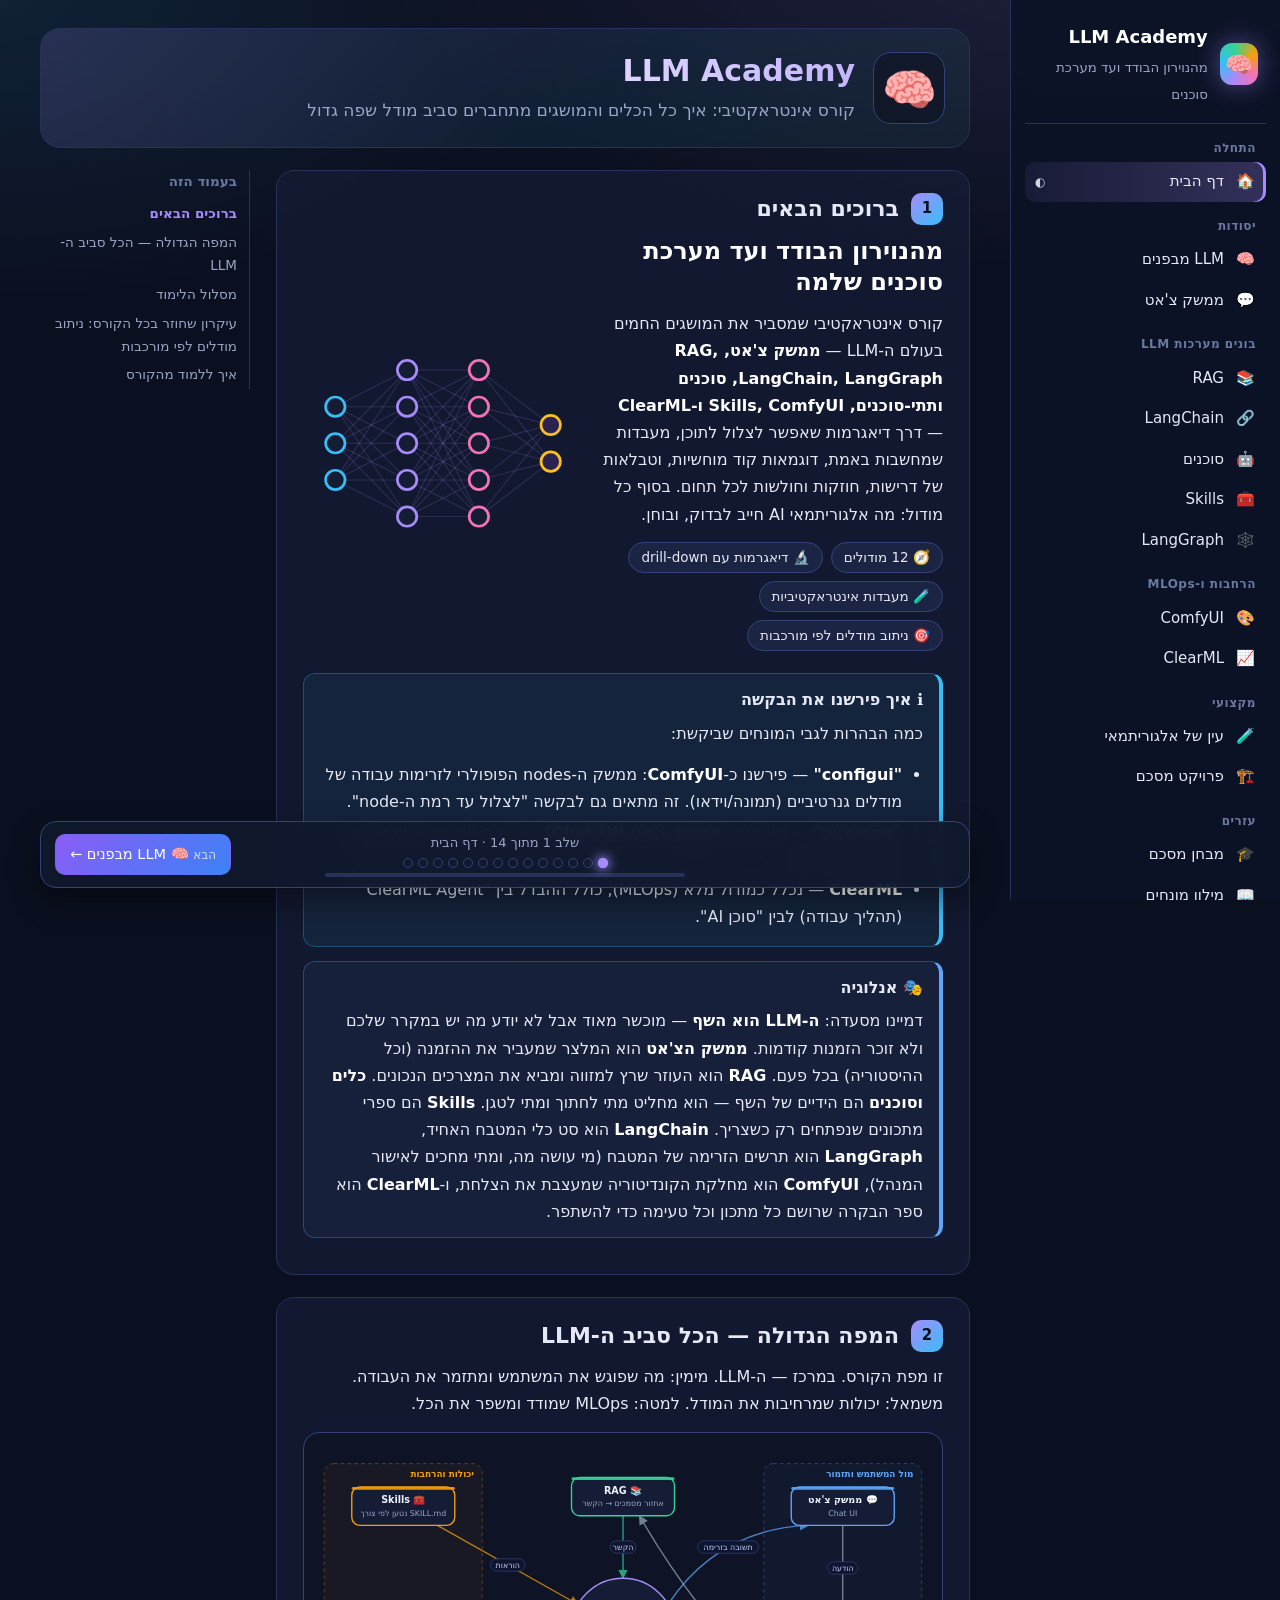
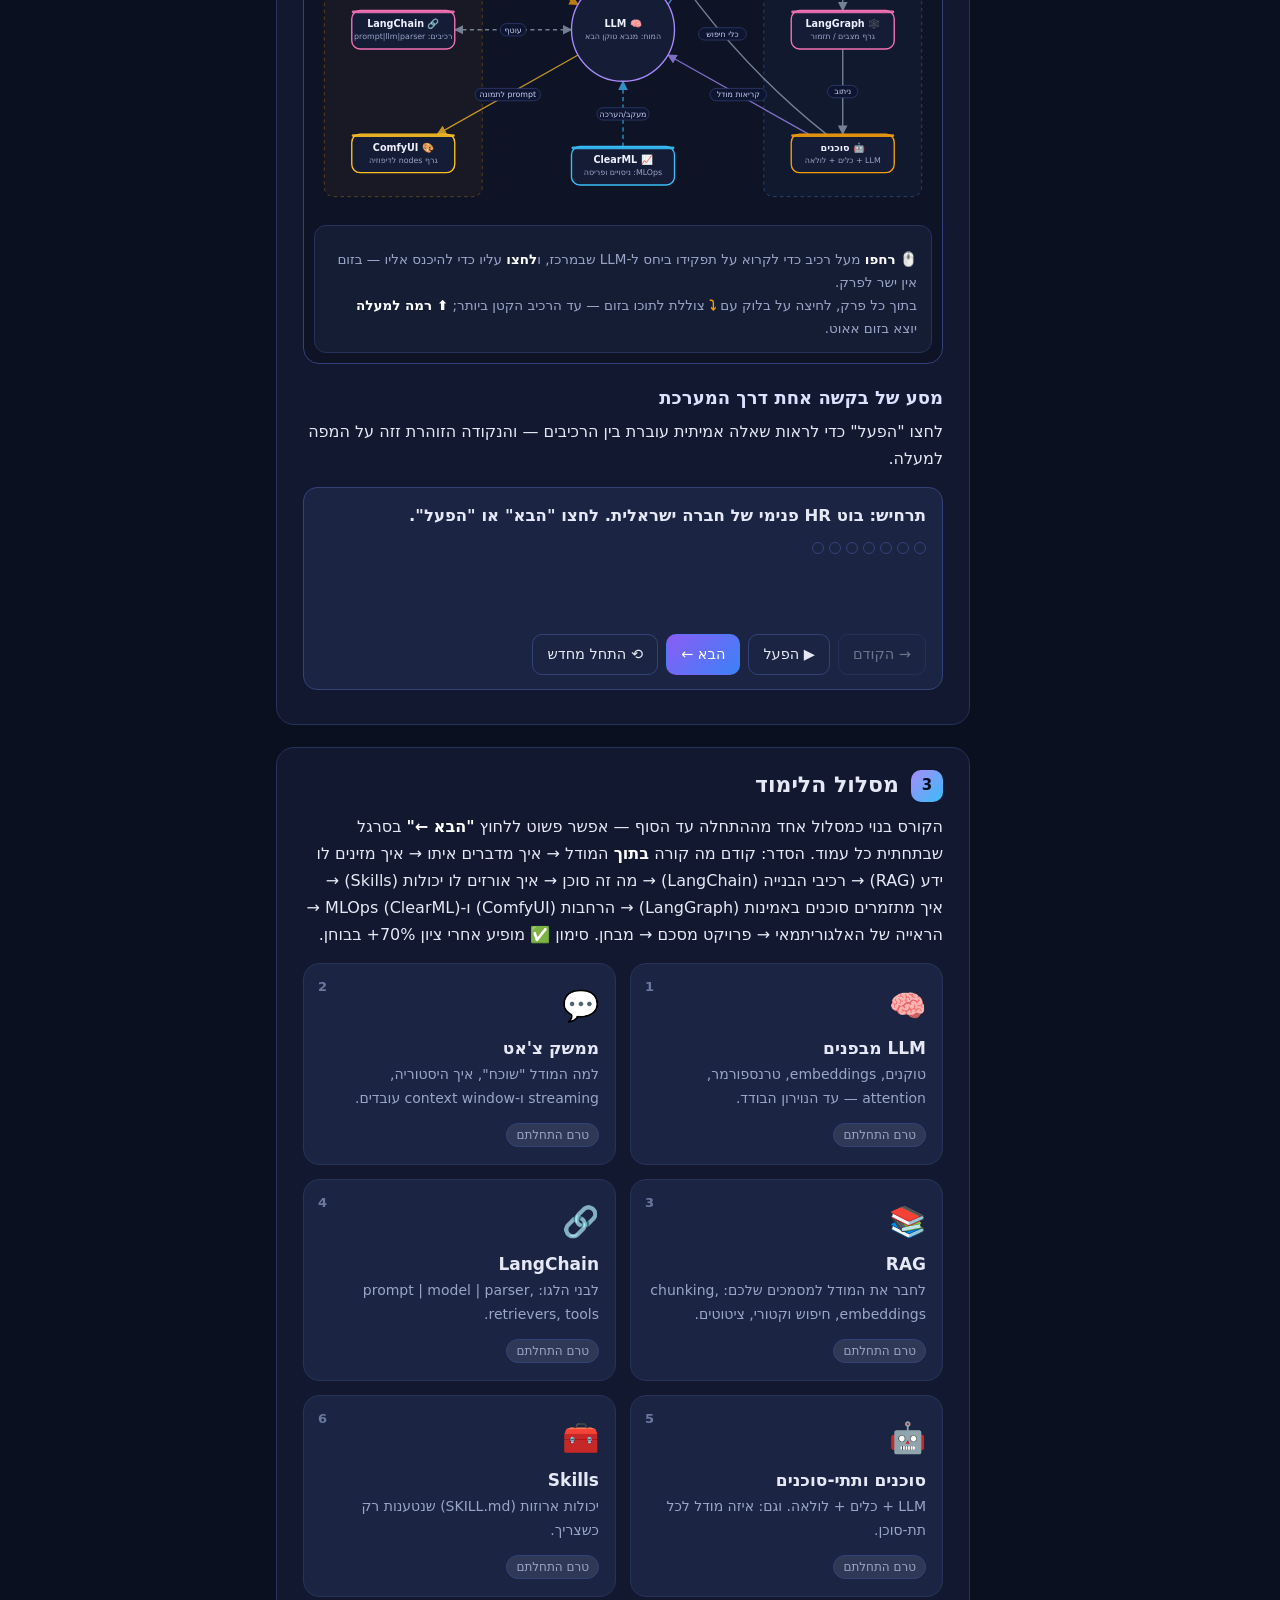
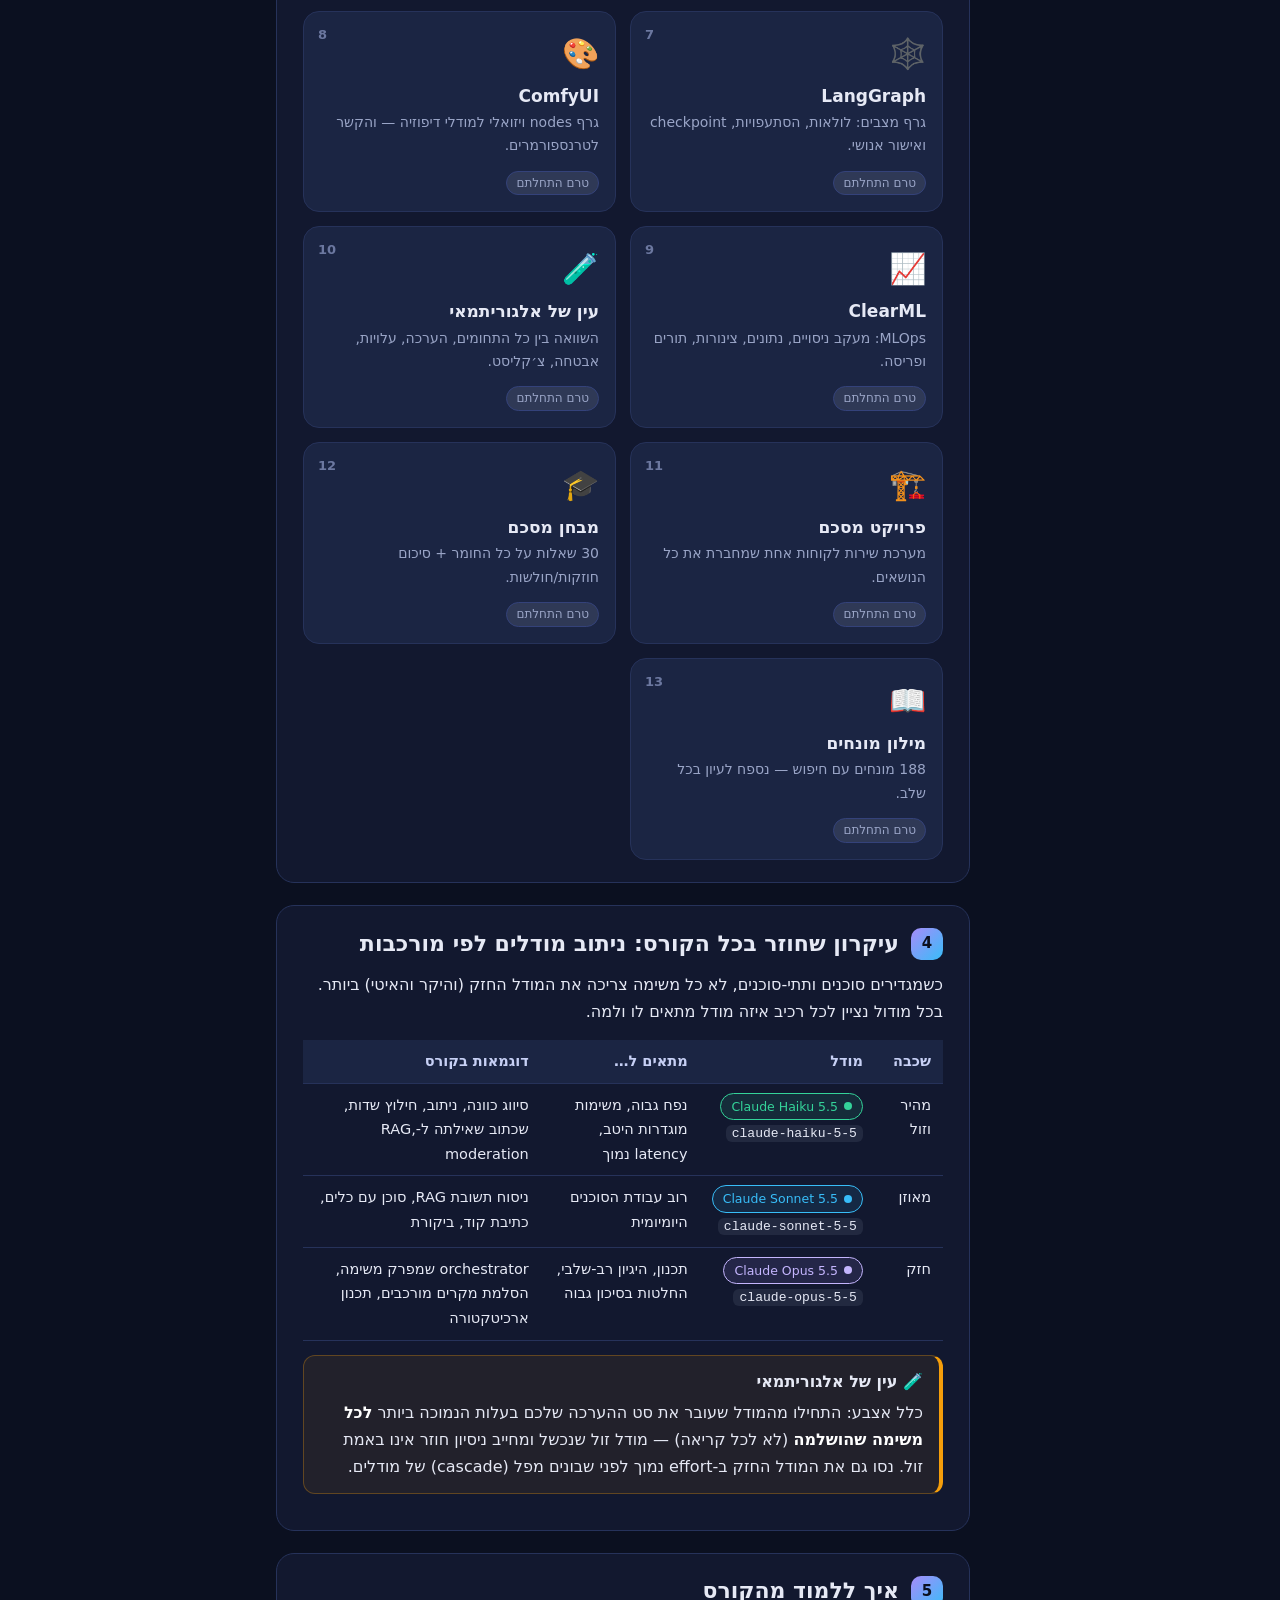
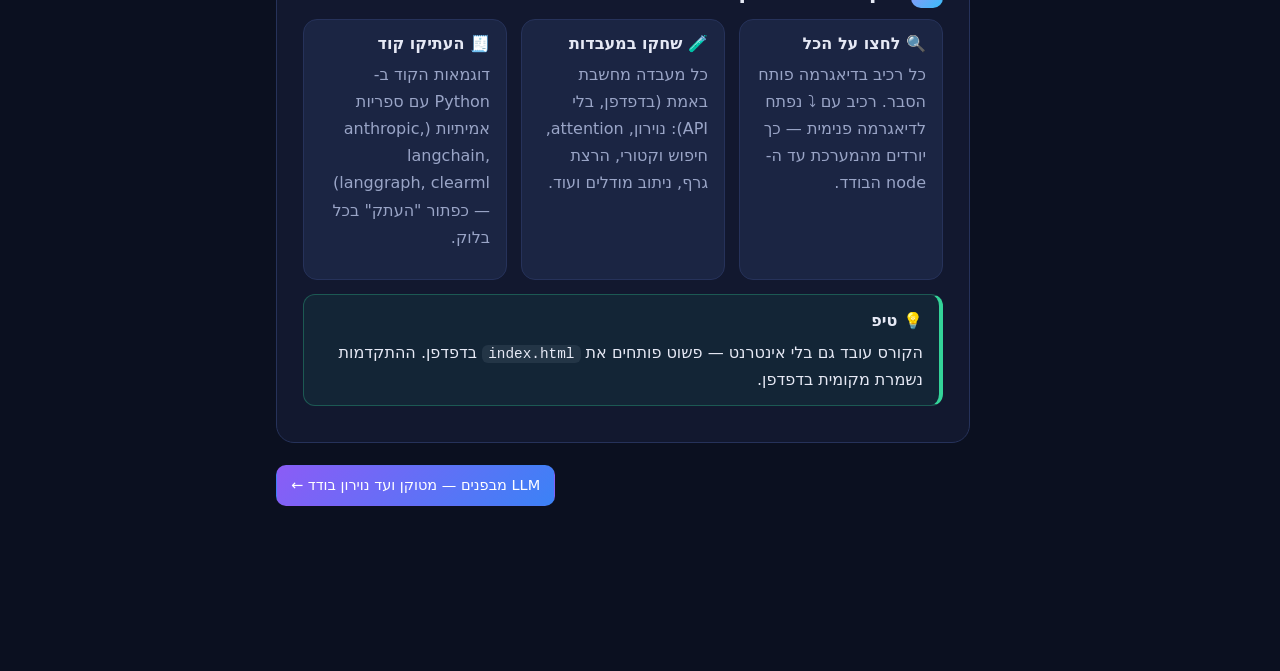
<file: index.html>
<!DOCTYPE html>
<html lang="he" dir="rtl">
<head>
<meta charset="utf-8">
<meta name="viewport" content="width=device-width, initial-scale=1">
<title>LLM Academy — קורס אינטראקטיבי: LLM, RAG, LangChain, LangGraph, סוכנים, Skills, ComfyUI, ClearML</title>
<link rel="stylesheet" href="css/main.css?v=20261113c">
<link rel="stylesheet" href="css/modules/home.css?v=20261113c">
<link rel="stylesheet" href="css/modules/llm.css?v=20261113c">
<link rel="stylesheet" href="css/modules/chat.css?v=20261113c">
<link rel="stylesheet" href="css/modules/rag.css?v=20261113c">
<link rel="stylesheet" href="css/modules/langchain.css?v=20261113c">
<link rel="stylesheet" href="css/modules/langgraph.css?v=20261113c">
<link rel="stylesheet" href="css/modules/agents.css?v=20261113c">
<link rel="stylesheet" href="css/modules/skills.css?v=20261113c">
<link rel="stylesheet" href="css/modules/comfyui.css?v=20261113c">
<link rel="stylesheet" href="css/modules/clearml.css?v=20261113c">
<link rel="stylesheet" href="css/modules/algorithmist.css?v=20261113c">
<link rel="stylesheet" href="css/modules/capstone.css?v=20261113c">
<link rel="stylesheet" href="css/modules/glossary.css?v=20261113c">
<link rel="stylesheet" href="css/modules/exam.css?v=20261113c">
</head>
<body>
<button id="navtoggle" type="button" aria-label="תפריט">☰</button>
<div id="app">
  <aside id="nav">
    <div class="brand">
      <div class="logo">🧠</div>
      <div><b>LLM Academy</b><small>מהנוירון הבודד ועד מערכת סוכנים</small></div>
    </div>
    <nav id="navlinks"></nav>
    <div class="nav-foot">
      ✅ = עברתם את הבוחן · ◐ = ביקרתם<br>
      ההתקדמות נשמרת בדפדפן שלכם.
      <button id="motionToggle" type="button"></button>
    </div>
  </aside>
  <main id="main"></main>
</div>

<script src="js/core.js?v=20261113c"></script>
<script src="js/modules/home.js?v=20261113c"></script>
<script src="js/modules/llm.js?v=20261113c"></script>
<script src="js/modules/chat.js?v=20261113c"></script>
<script src="js/modules/rag.js?v=20261113c"></script>
<script src="js/modules/langchain.js?v=20261113c"></script>
<script src="js/modules/langgraph.js?v=20261113c"></script>
<script src="js/modules/agents.js?v=20261113c"></script>
<script src="js/modules/skills.js?v=20261113c"></script>
<script src="js/modules/comfyui.js?v=20261113c"></script>
<script src="js/modules/clearml.js?v=20261113c"></script>
<script src="js/modules/algorithmist.js?v=20261113c"></script>
<script src="js/modules/capstone.js?v=20261113c"></script>
<script src="js/modules/glossary.js?v=20261113c"></script>
<script src="js/modules/exam.js?v=20261113c"></script>
<script>LA.start();</script>
</body>
</html>
</file>
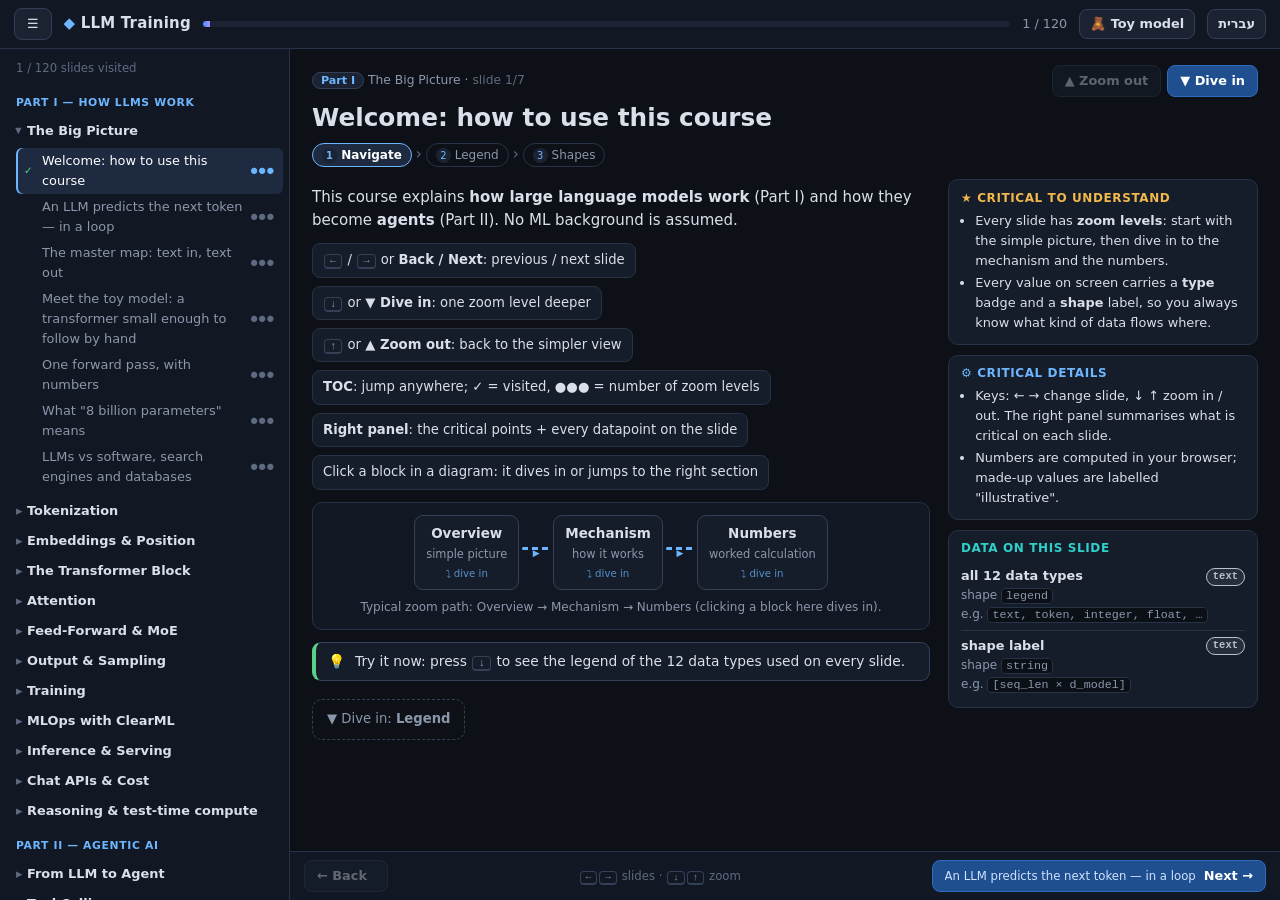
<file: LLM_Training/index.html>
<!DOCTYPE html>
<html lang="en">
<head>
  <meta charset="utf-8">
  <meta name="viewport" content="width=device-width, initial-scale=1">
  <title>LLM Training — How LLMs and Agents Work</title>
  <meta name="theme-color" content="#121823">
  <link rel="manifest" href="manifest.webmanifest">
  <link rel="icon" href="icon.svg" type="image/svg+xml">
  <link rel="stylesheet" href="core/styles.css">
  <link rel="stylesheet" href="sections/big-picture.css">
  <link rel="stylesheet" href="sections/tokenization.css">
  <link rel="stylesheet" href="sections/embeddings.css">
  <link rel="stylesheet" href="sections/transformer-block.css">
  <link rel="stylesheet" href="sections/attention.css">
  <link rel="stylesheet" href="sections/ffn-moe.css">
  <link rel="stylesheet" href="sections/output-sampling.css">
  <link rel="stylesheet" href="sections/training.css">
  <link rel="stylesheet" href="sections/clearml.css">
  <link rel="stylesheet" href="sections/inference.css">
  <link rel="stylesheet" href="sections/chat-api.css">
  <link rel="stylesheet" href="sections/reasoning.css">
  <link rel="stylesheet" href="sections/llm-to-agent.css">
  <link rel="stylesheet" href="sections/tool-calling.css">
  <link rel="stylesheet" href="sections/langchain.css">
  <link rel="stylesheet" href="sections/memory-rag.css">
  <link rel="stylesheet" href="sections/rag-practice.css">
  <link rel="stylesheet" href="sections/planning-multiagent.css">
  <link rel="stylesheet" href="sections/skills.css">
  <link rel="stylesheet" href="sections/langgraph.css">
  <link rel="stylesheet" href="sections/comfyui.css">
  <link rel="stylesheet" href="sections/safety-eval.css">
  <link rel="stylesheet" href="sections/glossary.css">
</head>
<body>
  <div id="app"><p style="padding:20px">Loading course… (JavaScript required)</p></div>
  <script src="core/engine.js"></script>
  <script src="core/i18n.js"></script>
  <!-- Section files: position in the course comes from each section's `order`, not from this list. -->
  <script src="sections/big-picture.js"></script>
  <script src="sections/tokenization.js"></script>
  <script src="sections/embeddings.js"></script>
  <script src="sections/transformer-block.js"></script>
  <script src="sections/attention.js"></script>
  <script src="sections/ffn-moe.js"></script>
  <script src="sections/output-sampling.js"></script>
  <script src="sections/training.js"></script>
  <script src="sections/clearml.js"></script>
  <script src="sections/inference.js"></script>
  <script src="sections/chat-api.js"></script>
  <script src="sections/reasoning.js"></script>
  <script src="sections/llm-to-agent.js"></script>
  <script src="sections/tool-calling.js"></script>
  <script src="sections/langchain.js"></script>
  <script src="sections/memory-rag.js"></script>
  <script src="sections/rag-practice.js"></script>
  <script src="sections/planning-multiagent.js"></script>
  <script src="sections/skills.js"></script>
  <script src="sections/langgraph.js"></script>
  <script src="sections/comfyui.js"></script>
  <script src="sections/safety-eval.js"></script>
  <script src="sections/glossary.js"></script>
  <!-- Hebrew dictionaries (used only when the language button is set to עברית) -->
  <script src="i18n/he/core.js"></script>
  <script src="i18n/he/big-picture.js"></script>
  <script src="i18n/he/tokenization.js"></script>
  <script src="i18n/he/embeddings.js"></script>
  <script src="i18n/he/transformer-block.js"></script>
  <script src="i18n/he/attention.js"></script>
  <script src="i18n/he/ffn-moe.js"></script>
  <script src="i18n/he/output-sampling.js"></script>
  <script src="i18n/he/training.js"></script>
  <script src="i18n/he/clearml.js"></script>
  <script src="i18n/he/inference.js"></script>
  <script src="i18n/he/chat-api.js"></script>
  <script src="i18n/he/reasoning.js"></script>
  <script src="i18n/he/llm-to-agent.js"></script>
  <script src="i18n/he/tool-calling.js"></script>
  <script src="i18n/he/langchain.js"></script>
  <script src="i18n/he/memory-rag.js"></script>
  <script src="i18n/he/rag-practice.js"></script>
  <script src="i18n/he/planning-multiagent.js"></script>
  <script src="i18n/he/skills.js"></script>
  <script src="i18n/he/langgraph.js"></script>
  <script src="i18n/he/comfyui.js"></script>
  <script src="i18n/he/safety-eval.js"></script>
  <script src="i18n/he/glossary.js"></script>
</body>
</html>
</file>
<file: css/main.css>
/* LLM Academy — base theme (RTL, dark). Module-specific styles go in css/modules/<id>.css */
:root {
  --bg: #0b1020; --bg2: #11182d; --panel: #151d35; --panel2: #1b2543; --line: #26325a; --line2: #34427a;
  --text: #e6e9f5; --muted: #9aa5c7; --dim: #6c78a0;
  --acc: #a78bfa; --acc2: #38bdf8; --ok: #4ade80; --warn: #f87171; --amber: #f59e0b; --pink: #f472b6; --green: #34d399;
  --r: 14px; --shadow: 0 10px 30px rgba(0,0,0,.35);
  --font: "Segoe UI", "Rubik", "Noto Sans Hebrew", "Assistant", "Heebo", system-ui, -apple-system, Arial, sans-serif;
  --mono: "Cascadia Code", "JetBrains Mono", "Fira Code", Consolas, "Courier New", monospace;
}
* { box-sizing: border-box; }
html, body { margin: 0; background: var(--bg); color: var(--text); font-family: var(--font); font-size: 16px; line-height: 1.7; }
body { background: radial-gradient(1200px 600px at 85% -10%, rgba(167,139,250,.14), transparent 60%), radial-gradient(900px 500px at 0% 0%, rgba(56,189,248,.10), transparent 60%), var(--bg); background-attachment: fixed; }
a { color: var(--acc2); text-decoration: none; }
a:hover { text-decoration: underline; }
code { font-family: var(--mono); font-size: .9em; background: rgba(148,163,184,.12); padding: 1px 6px; border-radius: 6px; direction: ltr; unicode-bidi: embed; }
b, strong { color: #fff; }
h1, h2, h3, h4 { line-height: 1.3; margin: 0 0 .5em; }
p { margin: .4em 0 .9em; }
ul, ol { padding-inline-start: 1.3em; margin: .4em 0 .9em; }
li { margin: .2em 0; }
.muted { color: var(--muted); }
.ltr { direction: ltr; unicode-bidi: embed; display: inline-block; }

/* ---------- layout ---------- */
#app { display: grid; grid-template-columns: 270px 1fr; min-height: 100vh; }
#nav { position: sticky; top: 0; height: 100vh; overflow-y: auto; background: rgba(13,19,38,.92); border-inline-end: 1px solid var(--line); padding: 18px 14px; backdrop-filter: blur(8px); z-index: 20; }
.brand { display: flex; gap: 12px; align-items: center; padding: 4px 8px 16px; border-bottom: 1px solid var(--line); margin-bottom: 10px; }
.brand .logo { width: 42px; height: 42px; border-radius: 12px; background: conic-gradient(from 200deg, #a78bfa, #38bdf8, #34d399, #f59e0b, #f472b6, #a78bfa); display: grid; place-items: center; font-size: 22px; box-shadow: 0 0 24px rgba(167,139,250,.45); }
.brand b { display: block; font-size: 18px; }
.brand small { color: var(--muted); }
.nav-g { color: var(--dim); font-size: 12px; font-weight: 700; letter-spacing: .04em; margin: 14px 10px 4px; }
#navlinks a { display: flex; align-items: center; gap: 10px; padding: 7px 10px; border-radius: 10px; color: var(--text); margin: 1px 0; font-size: 15px; }
#navlinks a:hover { background: var(--panel); text-decoration: none; }
#navlinks a.on { background: linear-gradient(90deg, rgba(167,139,250,.08), rgba(167,139,250,.25)); box-shadow: inset -3px 0 0 var(--acc); }
.nav-ic { width: 22px; text-align: center; }
.nav-t { flex: 1; }
.nav-st { font-size: 12px; opacity: .9; }
.nav-foot { margin-top: 18px; padding: 10px; font-size: 12.5px; color: var(--dim); border-top: 1px solid var(--line); }
#navtoggle { display: none; }
#main { padding: 28px 40px 80px; min-width: 0; }

@media (max-width: 980px) {
  #app { grid-template-columns: 1fr; }
  #nav { position: fixed; inset: 0 auto 0 0; right: 0; left: auto; width: 290px; transform: translateX(100%); transition: transform .25s; }
  body.nav-open #nav { transform: none; box-shadow: var(--shadow); }
  #navtoggle { display: block; position: fixed; top: 12px; left: 12px; z-index: 30; background: var(--panel2); color: var(--text); border: 1px solid var(--line2); border-radius: 10px; padding: 6px 12px; font-size: 18px; }
  #main { padding: 56px 16px 60px; }
}

/* ---------- page ---------- */
.page-head { display: flex; gap: 18px; align-items: center; margin-bottom: 22px; padding: 22px 24px; border-radius: 20px; background: linear-gradient(135deg, rgba(167,139,250,.16), rgba(56,189,248,.08) 60%, rgba(52,211,153,.06)); border: 1px solid var(--line); }
.page-icon { font-size: 44px; width: 72px; height: 72px; display: grid; place-items: center; background: rgba(11,16,32,.55); border-radius: 18px; border: 1px solid var(--line2); flex: none; }
.page-head h1 { font-size: 30px; margin: 0; background: linear-gradient(90deg, #fff, #c4b5fd); -webkit-background-clip: text; background-clip: text; color: transparent; }
.lead { color: var(--muted); margin: 6px 0 0; font-size: 17px; }
.page-grid { display: grid; grid-template-columns: minmax(0, 1fr) 210px; gap: 26px; align-items: start; }
.toc { position: sticky; top: 20px; font-size: 13.5px; border-inline-start: 1px solid var(--line); padding-inline-start: 12px; max-height: calc(100vh - 40px); overflow-y: auto; }
.toc-h { color: var(--dim); font-weight: 700; margin-bottom: 6px; }
.toc a { display: block; color: var(--muted); padding: 3px 0; }
.toc a.on { color: var(--acc); font-weight: 600; }
@media (max-width: 1250px) { .page-grid { grid-template-columns: 1fr; } .toc { display: none; } }
.sec { background: rgba(21,29,53,.72); border: 1px solid var(--line); border-radius: 18px; padding: 22px 26px; margin-bottom: 22px; scroll-margin-top: 20px; }
.sec > h2 { display: flex; align-items: center; gap: 12px; font-size: 22px; }
.sec-n { width: 32px; height: 32px; border-radius: 10px; display: grid; place-items: center; background: linear-gradient(135deg, var(--acc), var(--acc2)); color: #0b1020; font-size: 15px; font-weight: 800; flex: none; }
.sec-body h3 { font-size: 18px; margin-top: 1.2em; color: #dbe1ff; }
.sec-body h4 { font-size: 16px; }
.page-foot { display: flex; justify-content: space-between; gap: 10px; margin-top: 10px; }
.grid2 { display: grid; grid-template-columns: repeat(2, minmax(0, 1fr)); gap: 16px; }
.grid3 { display: grid; grid-template-columns: repeat(3, minmax(0, 1fr)); gap: 14px; }
@media (max-width: 900px) { .grid2, .grid3 { grid-template-columns: 1fr; } }
.card { background: var(--panel2); border: 1px solid var(--line); border-radius: var(--r); padding: 14px 16px; }
.card h4 { margin-bottom: .3em; }

/* ---------- buttons, badges ---------- */
.btn { display: inline-flex; align-items: center; gap: 6px; background: var(--panel2); color: var(--text); border: 1px solid var(--line2); border-radius: 10px; padding: 7px 14px; font: inherit; font-size: 14.5px; cursor: pointer; transition: .15s; }
.btn:hover { border-color: var(--acc); text-decoration: none; }
.btn.primary { background: linear-gradient(135deg, #8b5cf6, #3b82f6); border-color: transparent; color: #fff; }
.btn.ghost { background: transparent; }
.btn:disabled { opacity: .4; cursor: default; }
.badge { display: inline-block; font-size: 12px; padding: 1px 9px; border-radius: 99px; background: rgba(148,163,184,.16); color: var(--muted); border: 1px solid var(--line2); vertical-align: middle; }
.badge.ok { color: var(--ok); border-color: rgba(74,222,128,.4); }
.badge.warn { color: var(--warn); border-color: rgba(248,113,113,.4); }
.badge.acc { color: var(--acc); border-color: rgba(167,139,250,.5); }
.model-badge { display: inline-flex; align-items: center; gap: 6px; font-size: 12.5px; padding: 2px 10px; border-radius: 99px; border: 1px solid; vertical-align: middle; white-space: nowrap; }
.model-badge i { width: 8px; height: 8px; border-radius: 50%; background: currentColor; }
.model-badge.haiku { color: #34d399; background: rgba(52,211,153,.10); }
.model-badge.sonnet { color: #38bdf8; background: rgba(56,189,248,.10); }
.model-badge.opus { color: #c4b5fd; background: rgba(167,139,250,.12); }

/* ---------- callouts ---------- */
.callout { border-radius: 12px; padding: 12px 16px; margin: 14px 0; background: rgba(56,189,248,.07); border: 1px solid rgba(56,189,248,.28); border-inline-start: 4px solid var(--acc2); }
.callout-h { font-weight: 700; margin-bottom: 4px; }
.callout-b > :last-child { margin-bottom: 0; }
.callout.tip { background: rgba(52,211,153,.07); border-color: rgba(52,211,153,.3); border-inline-start-color: var(--green); }
.callout.warn { background: rgba(248,113,113,.07); border-color: rgba(248,113,113,.3); border-inline-start-color: var(--warn); }
.callout.llm { background: rgba(167,139,250,.08); border-color: rgba(167,139,250,.35); border-inline-start-color: var(--acc); }
.callout.algo { background: rgba(245,158,11,.07); border-color: rgba(245,158,11,.3); border-inline-start-color: var(--amber); }
.callout.example { background: rgba(244,114,182,.06); border-color: rgba(244,114,182,.3); border-inline-start-color: var(--pink); }
.callout.analogy { background: rgba(96,165,250,.06); border-color: rgba(96,165,250,.3); border-inline-start-color: #60a5fa; }

/* ---------- code ---------- */
.code { margin: 14px 0; border-radius: 12px; overflow: hidden; border: 1px solid var(--line2); background: #0a0f1f; direction: ltr; }
.code-h { display: flex; justify-content: space-between; align-items: center; padding: 6px 12px; background: #121a33; color: var(--muted); font-size: 12.5px; font-family: var(--mono); }
.code .copy { background: transparent; color: var(--muted); border: 1px solid var(--line2); border-radius: 6px; padding: 1px 8px; cursor: pointer; font: inherit; font-size: 12px; }
.code pre { margin: 0; padding: 14px 16px; overflow-x: auto; font-size: 13.5px; line-height: 1.6; text-align: left; }
.code pre code { background: none; padding: 0; font-size: inherit; color: #d6deff; }
.tk-c { color: #6b7aa6; font-style: italic; } .tk-s { color: #a5e3a1; } .tk-k { color: #c4b5fd; font-weight: 600; } .tk-n { color: #fbbf24; } .tk-d { color: #f472b6; } .tk-f { color: #7dd3fc; }

/* ---------- tables ---------- */
.tbl-wrap { overflow-x: auto; margin: 12px 0; }
.tbl { width: 100%; border-collapse: collapse; font-size: 14.5px; }
.tbl th, .tbl td { padding: 9px 12px; border-bottom: 1px solid var(--line); text-align: start; vertical-align: top; }
.tbl th { color: #c7d0f5; background: var(--panel2); font-weight: 700; position: sticky; top: 0; }
.tbl tr:hover td { background: rgba(167,139,250,.04); }

/* ---------- profile ---------- */
.profile { display: grid; grid-template-columns: repeat(2, minmax(0, 1fr)); gap: 14px; }
@media (max-width: 900px) { .profile { grid-template-columns: 1fr; } }
.pf-col { border-radius: 14px; padding: 14px 18px; border: 1px solid var(--line); background: var(--panel2); }
.pf-col h4 { margin-bottom: .4em; }
.pf-col.req { border-top: 3px solid var(--acc2); } .pf-col.str { border-top: 3px solid var(--ok); }
.pf-col.weak { border-top: 3px solid var(--warn); } .pf-col.algo { border-top: 3px solid var(--amber); grid-column: 1 / -1; }
.pf-col.when { border-top: 3px solid var(--acc); grid-column: 1 / -1; }

/* ---------- tabs ---------- */
.tabs-bar { display: flex; gap: 4px; flex-wrap: wrap; border-bottom: 1px solid var(--line); margin-bottom: 12px; }
.tab { background: transparent; border: 0; color: var(--muted); font: inherit; padding: 8px 14px; cursor: pointer; border-bottom: 2px solid transparent; }
.tab.on { color: #fff; border-bottom-color: var(--acc); }

/* ---------- quiz ---------- */
.quiz-q { background: var(--panel2); border: 1px solid var(--line); border-radius: 14px; padding: 14px 16px; margin-bottom: 12px; }
.quiz-title { margin-bottom: 8px; }
.quiz-opt { display: block; width: 100%; text-align: start; background: rgba(11,16,32,.5); border: 1px solid var(--line2); color: var(--text); border-radius: 10px; padding: 8px 12px; margin: 6px 0; font: inherit; cursor: pointer; }
.quiz-opt:hover { border-color: var(--acc); }
.quiz-opt.right { border-color: var(--ok); background: rgba(74,222,128,.1); }
.quiz-opt.wrong { border-color: var(--warn); background: rgba(248,113,113,.1); }
.quiz-ex { display: none; margin-top: 8px; color: var(--muted); font-size: 14.5px; border-top: 1px dashed var(--line2); padding-top: 8px; }
.quiz-ex.show { display: block; }
.quiz-score { font-weight: 700; color: var(--acc); }

/* ---------- slider ---------- */
.slider { display: grid; grid-template-columns: minmax(110px, auto) 1fr 64px; gap: 10px; align-items: center; margin: 6px 0; font-size: 14.5px; }
.slider input { width: 100%; accent-color: var(--acc); direction: ltr; }
.sl-val { text-align: center; font-family: var(--mono); color: var(--amber); }

/* ---------- stepper ---------- */
.stepper { background: var(--panel2); border: 1px solid var(--line2); border-radius: 14px; padding: 14px 16px; margin: 12px 0; }
.st-head { display: flex; justify-content: space-between; gap: 12px; align-items: center; flex-wrap: wrap; }
.st-title { font-weight: 700; font-size: 16.5px; }
.st-n { font-size: 12px; color: var(--acc); background: rgba(167,139,250,.14); padding: 2px 8px; border-radius: 99px; margin-inline-end: 6px; }
.st-dots { display: flex; gap: 5px; flex-wrap: wrap; }
.st-dots button { width: 12px; height: 12px; border-radius: 50%; border: 1px solid var(--line2); background: transparent; padding: 0; cursor: pointer; }
.st-dots button.past { background: rgba(167,139,250,.4); }
.st-dots button.on { background: var(--acc); box-shadow: 0 0 8px var(--acc); }
.st-body { min-height: 60px; margin: 10px 0; }
.st-ctrl { display: flex; gap: 8px; flex-wrap: wrap; }

/* ---------- diagram ---------- */
.diagram { scroll-margin-top: 78px; margin: 14px 0; background: rgba(11,16,32,.55); border: 1px solid var(--line2); border-radius: 16px; padding: 10px; }
.dg-crumbs { display: flex; gap: 6px; align-items: center; flex-wrap: wrap; padding: 2px 6px 8px; font-size: 13.5px; }
.dg-crumbs button { background: var(--panel); border: 1px solid var(--line2); color: var(--muted); border-radius: 99px; padding: 2px 12px; font: inherit; cursor: pointer; }
.dg-crumbs button.on { color: #fff; border-color: var(--acc); }
.dg-crumbs .sep { color: var(--dim); }
.dg-grid { display: grid; grid-template-columns: 1fr; gap: 12px; }
@media (min-width: 1750px) { .dg-grid { grid-template-columns: minmax(0, 1fr) 320px; } .diagram.compact .dg-grid { grid-template-columns: 1fr; } }
.diagram.compact .dg-panel { min-height: 0; }
.dg-stage { min-width: 0; }
/* zoom-in navigation */
.dg-stage { transform-origin: 50% 50%; }
.dg-stage.dg-enter { animation: dg-enter .5s cubic-bezier(.2,.8,.2,1); }
.dg-stage.dg-leave { animation: dg-leave .24s ease-in forwards; }
@keyframes dg-enter { from { transform: scale(.55); opacity: 0; filter: blur(3px); } to { transform: none; opacity: 1; filter: none; } }
@keyframes dg-leave { to { transform: scale(.7); opacity: 0; } }
.dg-svg .dg-node, .dg-svg .dg-edge, .dg-svg .dg-edge-l, .dg-svg .dg-edge-lbg, .dg-svg .dg-group, .dg-svg .dg-group-l, .dg-svg .dg-node text { transition: opacity .45s ease; }
.dg-zooming .dg-node:not(.dg-focus), .dg-zooming .dg-edge, .dg-zooming .dg-edge-l, .dg-zooming .dg-edge-lbg, .dg-zooming .dg-group, .dg-zooming .dg-group-l { opacity: .06 !important; }
.dg-zooming .dg-focus text { opacity: 0; transition-delay: .3s; }
.dg-zooming .dg-focus .dg-shape { fill: #1d2850; }
.dg-instant, .dg-instant * { transition: none !important; }
.dg-svg { cursor: default; }
.dg-node.linked .dg-shape { stroke-dasharray: none; }
.dg-node.linked:hover .dg-shape { filter: drop-shadow(0 0 10px rgba(167,139,250,.55)); }
.dg-link-ic { font-size: 11px; pointer-events: none; opacity: .85; }
#main.page-enter { animation: page-enter .4s ease-out; }
#main.page-zoom-enter { animation: page-zoom .6s cubic-bezier(.2,.8,.2,1); transform-origin: 50% 30vh; }
@keyframes page-enter { from { opacity: 0; transform: translateY(10px); } to { opacity: 1; transform: none; } }
@keyframes page-zoom { from { opacity: 0; transform: scale(.45); filter: blur(4px); } 60% { opacity: 1; } to { opacity: 1; transform: none; filter: none; } }

/* course progression bar (sticky at the bottom of every page) */
.course-bar { position: sticky; bottom: 12px; z-index: 15; margin-top: 18px; display: grid; grid-template-columns: minmax(0, 1fr) minmax(0, 1.4fr) minmax(0, 1fr); gap: 12px; align-items: center;
  background: rgba(17,24,45,.92); backdrop-filter: blur(10px); border: 1px solid var(--line2); border-radius: 16px; padding: 10px 14px; box-shadow: 0 12px 30px rgba(0,0,0,.45); }
.cb-btn { justify-content: center; white-space: nowrap; overflow: hidden; text-overflow: ellipsis; }
.cb-btn small { opacity: .75; font-size: 12px; }
.course-bar > .cb-btn:first-child { justify-self: start; } .course-bar > .cb-btn:last-child { justify-self: end; }
.cb-empty { color: var(--muted); font-size: 14px; }
.cb-mid { text-align: center; min-width: 0; }
.cb-t { font-size: 13px; color: var(--muted); margin-bottom: 4px; white-space: nowrap; overflow: hidden; text-overflow: ellipsis; }
.cb-dots { display: flex; justify-content: center; gap: 5px; margin-bottom: 5px; flex-wrap: wrap; }
.cb-dots a { width: 10px; height: 10px; border-radius: 50%; border: 1px solid var(--line2); background: transparent; display: block; }
.cb-dots a.past { background: rgba(167,139,250,.8); border-color: rgba(167,139,250,.8); }
.cb-dots a.done { background: var(--ok); border-color: var(--ok); }
.cb-dots a.on { background: var(--acc); box-shadow: 0 0 8px var(--acc); transform: scale(1.3); }
.cb-track { height: 4px; border-radius: 4px; background: var(--line); overflow: hidden; }
.cb-fill { height: 100%; background: linear-gradient(90deg, var(--acc2), var(--acc)); margin-inline-start: 0; }
@media (max-width: 700px) { .course-bar { grid-template-columns: 1fr 1fr; } .cb-mid { grid-column: 1 / -1; grid-row: 1; } .cb-btn small { display: none; } }
.dg-svg { width: 100%; height: auto; display: block; font-family: var(--font); }
.dg-panel { background: var(--panel); border: 1px solid var(--line); border-radius: 12px; padding: 12px 14px; font-size: 14.5px; min-height: 90px; max-height: 460px; overflow-y: auto; }
.dg-hint { color: var(--muted); }
.dive-ic { color: var(--amber); }
.dg-p-title { margin: 0 0 2px; font-size: 17px; }
.dg-p-sub { color: var(--acc2); font-size: 13px; margin-bottom: 8px; direction: auto; }
.dg-p-body > :last-child { margin-bottom: 0; }
.dive-btn { margin-top: 10px; width: 100%; justify-content: center; }
.dg-group { fill-opacity: .045; stroke-opacity: .45; stroke-dasharray: 5 5; }
.dg-group-l { font-size: 13px; font-weight: 700; }
.dg-edge { fill: none; stroke-width: 2; opacity: .75; transition: .2s; }
.dg-edge.dashed { stroke-dasharray: 6 5; }
.dg-edge.hl, .dg-edge.active { stroke-width: 3.5; opacity: 1; stroke: var(--amber); }
.dg-edge-lbg { fill: #0e1530; stroke: var(--line2); }
.dg-edge-l { font-size: 11.5px; fill: #c7d0f5; }
.dg-node .dg-shape { fill: #141c36; stroke-width: 2; transition: .2s; }
.dg-node.clickable { cursor: pointer; }
.dg-node.clickable:hover .dg-shape, .dg-node:focus .dg-shape { fill: #1d2850; }
.dg-node:focus { outline: none; }
.dg-node.sel .dg-shape { fill: #232f5e; stroke-width: 3.5; }
.dg-node.hl .dg-shape { fill: #2a2350; stroke: var(--amber) !important; stroke-width: 3.5; filter: drop-shadow(0 0 8px rgba(245,158,11,.6)); }
.dg-label { font-size: 14px; font-weight: 700; fill: #eef1ff; pointer-events: none; }
.dg-sub { font-size: 11.5px; fill: #9aa5c7; pointer-events: none; }
.dg-dive { font-size: 14px; fill: var(--amber); pointer-events: none; }
.dg-dot { pointer-events: none; }

/* ---------- misc ---------- */
.kbd { font-family: var(--mono); background: var(--panel2); border: 1px solid var(--line2); border-bottom-width: 2px; border-radius: 6px; padding: 0 6px; font-size: .85em; }
.pill-row { display: flex; gap: 8px; flex-wrap: wrap; margin: 8px 0; }
.pill { background: var(--panel2); border: 1px solid var(--line2); border-radius: 99px; padding: 3px 12px; font-size: 13.5px; }
.lab { background: linear-gradient(180deg, rgba(27,37,67,.8), rgba(21,29,53,.8)); border: 1px solid var(--line2); border-radius: 14px; padding: 14px 16px; margin: 12px 0; }
.lab-h { font-weight: 700; color: var(--amber); margin-bottom: 8px; }
textarea, input[type=text], select { background: #0a0f1f; color: var(--text); border: 1px solid var(--line2); border-radius: 10px; padding: 8px 10px; font: inherit; }
textarea:focus, input[type=text]:focus, select:focus { outline: none; border-color: var(--acc); }
.mono { font-family: var(--mono); direction: ltr; unicode-bidi: embed; }
.out { background: #0a0f1f; border: 1px solid var(--line2); border-radius: 10px; padding: 10px 12px; font-family: var(--mono); font-size: 13px; white-space: pre-wrap; direction: ltr; text-align: left; overflow-x: auto; }
::-webkit-scrollbar { width: 10px; height: 10px; } ::-webkit-scrollbar-thumb { background: #2a3766; border-radius: 10px; } ::-webkit-scrollbar-track { background: transparent; }

/* top navigation on chapter pages: up to the architecture map / back to previous page */
.top-nav { position: sticky; top: 10px; z-index: 16; display: flex; flex-wrap: wrap; gap: 10px; align-items: center; margin-bottom: 14px;
  background: rgba(17,24,45,.9); backdrop-filter: blur(10px); border: 1px solid var(--line2); border-radius: 14px; padding: 8px 12px; box-shadow: 0 8px 24px rgba(0,0,0,.35); }
.tn-crumbs { margin-inline-start: auto; font-size: 14px; color: var(--muted); display: flex; gap: 8px; align-items: center; }
.tn-crumbs .sep { color: var(--dim); }
.tn-back:disabled { opacity: .45; }
@media (max-width: 980px) { .top-nav { top: 52px; } .tn-crumbs { display: none; } }
/* "up one level" inside a diagram */
.dg-crumbs .dg-up { background: linear-gradient(135deg, #8b5cf6, #3b82f6); border-color: transparent; color: #fff; font-weight: 700; margin-inline-end: 8px; }
.dg-crumbs .dg-up:hover { filter: brightness(1.1); }
/* arriving at the map from a chapter ("up"): the page pulls back */
#main.page-zoom-out { animation: page-zoom-out .55s cubic-bezier(.2,.8,.2,1); transform-origin: 50% 30vh; }
@keyframes page-zoom-out { from { opacity: 0; transform: scale(1.25); filter: blur(3px); } to { opacity: 1; transform: none; filter: none; } }
.dg-node.has-kids { cursor: zoom-in; }
.dg-node.has-kids:hover .dg-shape { filter: drop-shadow(0 0 10px rgba(245,158,11,.55)); stroke-width: 3; }
.dg-node.has-kids:hover .dg-dive { font-size: 18px; }
.dg-node.linked { cursor: zoom-in; }
.dg-ctx { background: rgba(245,158,11,.1); border: 1px solid rgba(245,158,11,.35); border-radius: 10px; padding: 6px 10px; margin-bottom: 8px; color: #fde68a; }
.dg-panel .dg-hint { margin-top: 10px; font-size: 13.5px; }
.dg-p-act { margin-top: 10px; color: var(--amber); font-size: 13.5px; }
.dg-p-link { display: inline-block; margin-top: 6px; font-size: 14px; }

/* zoom portal (page transition) */
.zoom-portal { position: fixed; z-index: 100; overflow: hidden; pointer-events: none; display: grid; place-items: center;
  background: radial-gradient(circle at 50% 40%, #2a2160 0%, #141c38 55%, #0b1020 100%); border: 2px solid rgba(167,139,250,.7);
  box-shadow: 0 0 60px rgba(167,139,250,.45), inset 0 0 80px rgba(56,189,248,.15); }
.zp-in { text-align: center; }
.zp-ic { font-size: 84px; line-height: 1; filter: drop-shadow(0 0 24px rgba(167,139,250,.8)); }
.zp-t { margin-top: 14px; font-size: 30px; font-weight: 800; color: #fff; white-space: nowrap; }
#main.page-zoom-enter.after-portal { animation-delay: .55s; animation-fill-mode: both; }
#motionToggle { margin-top: 10px; width: 100%; background: var(--panel2); color: var(--text); border: 1px solid var(--line2); border-radius: 10px; padding: 5px 8px; font: inherit; font-size: 12.5px; cursor: pointer; }
#motionToggle.off { color: var(--dim); }
</file>
<file: css/modules/home.css>
/* home module */
.home-hero { display: grid; grid-template-columns: minmax(0, 1fr) 280px; gap: 20px; align-items: center; }
@media (max-width: 900px) { .home-hero { grid-template-columns: 1fr; } .home-hero-art { display: none; } }
.home-hero h2 { font-size: 24px; color: #fff; }
.home-net { width: 100%; height: auto; }
.home-syn { stroke: #a78bfa; stroke-width: 1; opacity: .18; animation: home-pulse 3.2s ease-in-out infinite; }
@keyframes home-pulse { 0%, 100% { opacity: .12; } 50% { opacity: .6; stroke: #38bdf8; } }
.home-neu { fill: #151d35; stroke-width: 2.5; }
.home-neu.l0 { stroke: #38bdf8; } .home-neu.l1 { stroke: #a78bfa; } .home-neu.l2 { stroke: #f472b6; } .home-neu.l3 { stroke: #fbbf24; fill: #2a2350; }
.home-cards { display: grid; grid-template-columns: repeat(auto-fill, minmax(220px, 1fr)); gap: 14px; }
.home-card { position: relative; display: block; background: var(--panel2); border: 1px solid var(--line); border-radius: 16px; padding: 16px; color: var(--text); transition: .2s; }
.home-card:hover { text-decoration: none; border-color: var(--acc); transform: translateY(-3px); box-shadow: 0 10px 24px rgba(0,0,0,.3); }
.home-card h4 { margin: 6px 0 4px; font-size: 17px; }
.home-card p { color: var(--muted); font-size: 14px; margin: 0 0 10px; }
.home-card-ic { font-size: 30px; }
.home-card-n { position: absolute; top: 12px; left: 14px; color: var(--dim); font-weight: 800; font-size: 13px; }
</file>
<file: css/modules/llm.css>
/* llm module styles — every class prefixed with .llm- */
.llm-lab-grid { display: grid; grid-template-columns: minmax(0, 1.15fr) minmax(0, 1fr); gap: 18px; align-items: start; margin: 8px 0; }
@media (max-width: 1100px) { .llm-lab-grid { grid-template-columns: 1fr; } }
.llm-ctrl-h { font-size: 13px; font-weight: 700; color: var(--acc2); margin: 10px 0 2px; }
.llm-ctrl .slider { grid-template-columns: minmax(96px, auto) 1fr 64px; }
.llm-select { width: 100%; padding: 5px 8px; font-size: 14px; }
.llm-inline { display: inline-flex; align-items: center; gap: 6px; font-size: 14px; }
.llm-inline .llm-select { width: auto; }
.llm-warnline { min-height: 1.2em; font-size: 14px; margin: 6px 0; }
.llm-calc { margin-top: 10px; line-height: 1.55; }

/* neuron lab */
.llm-neuron-box { background: rgba(11,16,32,.55); border: 1px solid var(--line); border-radius: 12px; }
.llm-neuron-svg, .llm-actplot-svg { width: 100%; height: auto; display: block; font-family: var(--font); }
.llm-svg-t { fill: #eef1ff; font-size: 14px; font-weight: 700; font-family: var(--mono); }
.llm-svg-t.small { font-size: 12px; font-weight: 600; }
.llm-svg-t.tiny { font-size: 10.5px; font-weight: 500; font-family: var(--font); }
.llm-svg-t.big { font-size: 22px; font-family: var(--font); }
.llm-svg-t.muted { fill: var(--muted); }
.llm-plotrow { display: grid; grid-template-columns: minmax(0, 1.5fr) minmax(0, 1fr); gap: 10px; align-items: center; margin-top: 8px; }
.llm-actplot { background: rgba(11,16,32,.55); border: 1px solid var(--line); border-radius: 12px; }
.llm-legend { font-size: 13px; display: grid; gap: 4px; }
.llm-sw { display: inline-block; width: 18px; height: 6px; border-radius: 3px; vertical-align: middle; margin-inline-end: 4px; }
.llm-sw.pos { background: #4ade80; } .llm-sw.neg { background: #f87171; }
.llm-sw.w { background: #a78bfa; } .llm-sw.kv { background: #34d399; }

/* tokenizer */
.llm-tok-in { width: 100%; margin: 6px 0 10px; font-size: 15px; resize: vertical; }
.llm-tok-chips { display: flex; flex-wrap: wrap; gap: 4px; padding: 10px; background: #0a0f1f; border: 1px solid var(--line2); border-radius: 10px; min-height: 54px; }
.llm-chip { display: inline-flex; flex-direction: column; align-items: center; padding: 3px 7px 2px; border-radius: 7px; border: 1px solid transparent; line-height: 1.25; cursor: default; }
.llm-chip-t { font-family: var(--mono); font-size: 14px; white-space: pre; color: #fff; unicode-bidi: isolate; }
.llm-chip small { font-family: var(--mono); font-size: 10px; color: rgba(230,233,245,.7); direction: ltr; }
.llm-chip.byte { border-style: dashed; border-color: rgba(248,113,113,.7); }
.llm-c0 { background: rgba(167,139,250,.28); } .llm-c1 { background: rgba(56,189,248,.26); } .llm-c2 { background: rgba(52,211,153,.24); }
.llm-c3 { background: rgba(245,158,11,.26); } .llm-c4 { background: rgba(244,114,182,.24); } .llm-c5 { background: rgba(148,163,184,.26); }
.llm-ids { max-height: 90px; overflow-y: auto; margin-top: 4px; }
.llm-stats { display: flex; flex-wrap: wrap; gap: 8px; margin: 10px 0; }
.llm-stat { background: var(--panel); border: 1px solid var(--line); border-radius: 10px; padding: 6px 12px; min-width: 92px; text-align: center; }
.llm-stat b { display: block; font-size: 19px; font-family: var(--mono); color: #fff; direction: ltr; }
.llm-stat span { font-size: 12px; color: var(--muted); }
.llm-tok-cmp { margin-top: 10px; }
.llm-cmp-row { display: grid; grid-template-columns: minmax(0, 1fr) 110px; gap: 10px; align-items: center; margin: 6px 0; }
.llm-cmp-x { font-size: 13px; }
.llm-bars { display: grid; gap: 3px; }
.llm-bar-row { display: grid; grid-template-columns: 28px minmax(0, 1fr) 36px; gap: 8px; align-items: center; font-size: 13px; }
.llm-bar-row b { font-family: var(--mono); }
.llm-bar-track { position: relative; height: 14px; background: rgba(148,163,184,.08); border-radius: 4px; overflow: hidden; direction: ltr; }
.llm-bar { position: absolute; top: 0; bottom: 0; left: 0; border-radius: 0 4px 4px 0; transition: width .25s; }
.llm-bar.en { background: #38bdf8; } .llm-bar.he { background: #a78bfa; }
.llm-bar.ghost { background: rgba(148,163,184,.28); }
.llm-bar.main { background: #a78bfa; top: 3px; bottom: 3px; }

/* attention */
.llm-att-ctrl { display: flex; flex-wrap: wrap; gap: 10px 18px; align-items: center; margin-bottom: 6px; }
.llm-att-ctrl .slider { min-width: 280px; flex: 1; margin: 0; }
.llm-att-ctrl .pill-row { margin: 0; }
.llm-att-sent { display: flex; flex-wrap: wrap; gap: 6px; padding: 10px; margin: 8px 0; background: #0a0f1f; border: 1px solid var(--line2); border-radius: 10px; font-size: 17px; }
.llm-att-w { padding: 2px 8px; border-radius: 7px; border: 1px solid var(--line2); transition: background .2s; }
.llm-att-w.q { border-color: #a78bfa; box-shadow: 0 0 0 2px rgba(167,139,250,.5); background: rgba(167,139,250,.2); }
.llm-att-w.fut { opacity: .35; border-style: dashed; }
.llm-heat-wrap { overflow-x: auto; }
.llm-heat { display: grid; gap: 2px; font-size: 12.5px; min-width: 420px; }
.llm-heat-corner { font-size: 10.5px; color: var(--dim); align-self: end; padding: 2px 4px; white-space: nowrap; }
.llm-heat-col { text-align: center; color: var(--muted); padding: 2px 0; font-weight: 600; overflow: hidden; text-overflow: ellipsis; white-space: nowrap; }
.llm-heat-rowh { padding: 2px 8px; color: var(--muted); font-weight: 600; white-space: nowrap; cursor: pointer; border-radius: 6px; text-align: end; }
.llm-heat-rowh.on { color: #fff; background: rgba(167,139,250,.25); }
.llm-heat-cell { text-align: center; padding: 5px 0; border-radius: 4px; font-family: var(--mono); font-size: 11.5px; cursor: crosshair; border: 1px solid transparent; }
.llm-heat-cell.masked { background: repeating-linear-gradient(135deg, rgba(148,163,184,.06) 0 4px, transparent 4px 8px); color: var(--dim); }
.llm-heat-cell.row { border-color: rgba(245,158,11,.7); }
.llm-att-detail { margin-top: 10px; }

/* sampling */
.llm-samp-bars { display: grid; gap: 4px; }
.llm-samp-row { display: grid; grid-template-columns: 56px 38px minmax(0, 1fr) 60px 34px; gap: 8px; align-items: center; font-size: 14px; padding: 2px 4px; border-radius: 6px; }
.llm-samp-row .llm-bar-track { height: 18px; }
.llm-samp-row.cut { opacity: .4; }
.llm-samp-row.cut .llm-bar.main { background: transparent; }
.llm-samp-row.picked { background: rgba(245,158,11,.12); box-shadow: inset 0 0 0 1px rgba(245,158,11,.5); }
.llm-samp-w { font-weight: 700; }
.llm-samp-l { color: var(--muted); font-size: 12px; text-align: center; }
.llm-samp-row b { font-size: 12.5px; text-align: center; }
.llm-samp-c { font-size: 12px; color: var(--acc2); text-align: center; }
.llm-samp-result { margin-top: 10px; font-size: 18px; min-height: 1.6em; }
.llm-picked { color: var(--amber); background: rgba(245,158,11,.15); padding: 0 6px; border-radius: 6px; }

/* generation trace, memory, cost */
.llm-trace { min-height: 40px; margin-top: 6px; }
.llm-membar { display: flex; height: 16px; border-radius: 6px; overflow: hidden; background: rgba(148,163,184,.08); direction: ltr; gap: 2px; }
.llm-membar-w { background: #a78bfa; transition: width .25s; }
.llm-membar-kv { background: #34d399; transition: width .25s; }
.llm-membar-leg { font-size: 13px; margin: 4px 0 8px; }
.llm-tier { padding: 4px 8px; }
.llm-tier.on { border-color: var(--acc); box-shadow: 0 0 0 2px rgba(167,139,250,.35); }
.llm-tier-card h4 { margin-top: 8px; }
.llm-tier-id { font-size: 12.5px; color: var(--muted); margin-top: 4px; }
.llm-cos { display: inline-block; min-width: 44px; text-align: center; padding: 1px 6px; border-radius: 6px; font-family: var(--mono); direction: ltr; }
.llm-jump .btn { font-size: 13.5px; padding: 5px 11px; }
.llm-lossbox { background: rgba(11,16,32,.55); border: 1px solid var(--line); border-radius: 8px; }
.llm-spark { width: 100%; height: auto; display: block; }
</file>
<file: css/modules/chat.css>
/* chat module styles */
.chat-lab-grid { display: grid; grid-template-columns: minmax(0, 1fr) minmax(0, 1.1fr); gap: 14px; align-items: start; }
@media (max-width: 980px) { .chat-lab-grid { grid-template-columns: 1fr; } }
.chat-ctrl { display: flex; flex-wrap: wrap; gap: 10px 18px; align-items: center; margin-bottom: 10px; }
.chat-ctrl select { padding: 5px 8px; }
.chat-win { background: #0a0f1f; border: 1px solid var(--line2); border-radius: 12px; height: 340px; overflow-y: auto; padding: 10px; display: flex; flex-direction: column; gap: 8px; }
.chat-msg { max-width: 88%; padding: 7px 11px; border-radius: 12px; font-size: 14px; line-height: 1.55; white-space: pre-wrap; }
.chat-msg.user { align-self: flex-start; background: #24336b; border: 1px solid #3b4d97; }
.chat-msg.assistant { align-self: flex-end; background: #1d2b3a; border: 1px solid #2f4a63; }
.chat-msg.sys { align-self: center; background: rgba(245,158,11,.12); border: 1px dashed var(--amber); color: var(--amber); font-size: 12.5px; max-width: 96%; }
.chat-msg.err { align-self: center; background: rgba(248,113,113,.14); border: 1px solid var(--warn); color: var(--warn); font-size: 13px; }
.chat-msg small { display: block; color: var(--dim); font-size: 11px; margin-top: 3px; }
.chat-inrow { display: flex; gap: 8px; margin-top: 8px; }
.chat-inrow input { flex: 1; }
.chat-sysbox { width: 100%; min-height: 64px; margin-bottom: 8px; font-size: 13px; }
.chat-json { max-height: 250px; overflow: auto; font-size: 12px; margin: 0; }
.chat-bar { position: relative; height: 22px; border-radius: 8px; background: #0a0f1f; border: 1px solid var(--line2); overflow: hidden; margin: 6px 0; }
.chat-bar > i { position: absolute; inset: 0 auto 0 0; background: linear-gradient(90deg, #34d399, #38bdf8); transition: width .3s; }
.chat-bar.hot > i { background: linear-gradient(90deg, #f59e0b, #f87171); }
.chat-bar > span { position: absolute; inset: 0; display: flex; align-items: center; justify-content: center; font-size: 12px; font-family: var(--mono); direction: ltr; }
.chat-bar .chat-mark { position: absolute; top: 0; bottom: 0; width: 2px; background: #fff; opacity: .7; }
.chat-tbl { width: 100%; border-collapse: collapse; font-size: 12.5px; direction: ltr; font-family: var(--mono); }
.chat-tbl th, .chat-tbl td { border-bottom: 1px solid var(--line); padding: 3px 6px; text-align: right; }
.chat-tbl th { color: var(--muted); font-weight: 600; }
.chat-tbl tr.ev td { color: var(--amber); }
.chat-kpis { display: grid; grid-template-columns: repeat(3, 1fr); gap: 8px; margin: 8px 0; }
.chat-kpi { background: var(--panel); border: 1px solid var(--line); border-radius: 10px; padding: 6px 10px; text-align: center; }
.chat-kpi b { display: block; font-size: 17px; font-family: var(--mono); direction: ltr; }
.chat-kpi span { font-size: 11.5px; color: var(--muted); }
.chat-spark { display: flex; align-items: flex-end; gap: 3px; height: 54px; margin: 6px 0; direction: ltr; }
.chat-spark i { flex: 1; min-width: 4px; background: var(--acc2); border-radius: 3px 3px 0 0; opacity: .9; }
.chat-spark i.c { background: var(--amber); }
.chat-stream-box { min-height: 120px; background: #0a0f1f; border: 1px solid var(--line2); border-radius: 12px; padding: 10px 12px; line-height: 1.7; font-size: 15px; }
.chat-stream-box .chat-cur { display: inline-block; width: 8px; height: 1em; background: var(--acc2); vertical-align: middle; animation: chatblink 1s steps(2) infinite; }
@keyframes chatblink { 50% { opacity: 0; } }
.chat-tl { position: relative; height: 34px; background: #0a0f1f; border: 1px solid var(--line2); border-radius: 8px; margin: 8px 0; overflow: hidden; direction: ltr; }
.chat-tl i { position: absolute; top: 0; bottom: 0; }
.chat-tl .w { background: rgba(248,113,113,.35); }
.chat-tl .s { background: rgba(56,189,248,.35); }
.chat-tl span { position: absolute; top: 8px; font-size: 11px; font-family: var(--mono); padding: 0 4px; }
.chat-sse { font-size: 12px; max-height: 130px; overflow: auto; margin-top: 8px; }
.chat-route td:first-child { white-space: nowrap; }
.chat-check { list-style: none; padding: 0; margin: 0; }
.chat-check li { padding: 5px 0 5px 0; border-bottom: 1px dashed var(--line); }
.chat-check label { cursor: pointer; display: flex; gap: 8px; align-items: flex-start; }
.chat-check input { margin-top: 5px; }
.chat-check li.done { opacity: .6; text-decoration: line-through; }
</file>
<file: css/modules/rag.css>
/* rag module styles */
.rag-ctrl { display: flex; flex-wrap: wrap; gap: 10px 18px; align-items: center; margin: 8px 0; }
.rag-qrow { display: flex; gap: 8px; margin: 8px 0; flex-wrap: wrap; }
.rag-qrow input { flex: 1; min-width: 220px; }
.rag-qrow select { max-width: 100%; }
.rag-res { display: flex; flex-direction: column; gap: 8px; margin: 10px 0; }
.rag-hit { background: var(--panel); border: 1px solid var(--line); border-radius: 10px; padding: 8px 12px; }
.rag-hit.rag-top { border-color: var(--ok); }
.rag-hit-h { display: flex; align-items: center; gap: 10px; font-size: 13.5px; margin-bottom: 4px; }
.rag-hit-h b { color: var(--acc2); }
.rag-sbar { flex: 1; height: 8px; border-radius: 6px; background: #0a0f1f; overflow: hidden; direction: ltr; }
.rag-sbar i { display: block; height: 100%; background: linear-gradient(90deg, #8b5cf6, #38bdf8); }
.rag-score { font-family: var(--mono); direction: ltr; font-size: 12.5px; color: var(--muted); min-width: 52px; text-align: left; }
.rag-hit p { margin: 0; font-size: 14px; line-height: 1.6; }
.rag-hit mark { background: rgba(245,158,11,.28); color: #fde68a; border-radius: 3px; padding: 0 2px; }
.rag-prompt { max-height: 300px; overflow: auto; direction: rtl; text-align: right; font-family: var(--font); font-size: 13px; line-height: 1.6; }
.rag-answer { background: rgba(74,222,128,.08); border: 1px solid rgba(74,222,128,.4); border-radius: 10px; padding: 8px 12px; margin: 8px 0; font-size: 14.5px; }
.rag-answer.rag-none { background: rgba(245,158,11,.08); border-color: rgba(245,158,11,.4); }
.rag-svgwrap { background: #0a0f1f; border: 1px solid var(--line2); border-radius: 12px; overflow: hidden; }
.rag-svgwrap svg { width: 100%; height: auto; display: block; direction: ltr; }
.rag-svgwrap text { direction: ltr; }
.rag-pt { cursor: pointer; }
.rag-pt:hover circle { stroke: #fff; stroke-width: 2; }
.rag-legend { display: flex; flex-wrap: wrap; gap: 6px 14px; font-size: 12.5px; margin: 6px 0; }
.rag-legend i { display: inline-block; width: 10px; height: 10px; border-radius: 50%; margin-left: 5px; }
.rag-info { min-height: 44px; font-size: 13.5px; background: var(--panel); border: 1px solid var(--line); border-radius: 10px; padding: 8px 12px; margin-top: 8px; }
.rag-chunks { display: flex; flex-direction: column; gap: 5px; margin: 10px 0; }
.rag-ck { position: relative; height: 22px; background: #0a0f1f; border-radius: 6px; direction: ltr; }
.rag-ck i { position: absolute; top: 2px; bottom: 2px; border-radius: 4px; opacity: .85; }
.rag-ck i.rag-ov { background: repeating-linear-gradient(45deg, rgba(255,255,255,.55), rgba(255,255,255,.55) 3px, transparent 3px, transparent 6px); opacity: 1; }
.rag-ck span { position: absolute; left: 4px; top: 3px; font-size: 11px; font-family: var(--mono); color: #fff; mix-blend-mode: difference; }
.rag-key { position: absolute; top: -3px; bottom: -3px; border: 2px dashed var(--amber); border-radius: 4px; pointer-events: none; }
.rag-txt { font-size: 13.5px; line-height: 1.9; background: var(--panel); border: 1px solid var(--line); border-radius: 10px; padding: 10px 12px; }
.rag-txt span.rag-c0 { background: rgba(139,92,246,.22); }
.rag-txt span.rag-c1 { background: rgba(56,189,248,.22); }
.rag-txt span.rag-c2 { background: rgba(52,211,153,.22); }
.rag-txt span.rag-ovl { border-bottom: 2px solid var(--amber); }
.rag-verdict { padding: 6px 12px; border-radius: 10px; margin: 8px 0; font-size: 14px; }
.rag-verdict.ok { background: rgba(74,222,128,.1); border: 1px solid rgba(74,222,128,.4); }
.rag-verdict.bad { background: rgba(248,113,113,.1); border: 1px solid rgba(248,113,113,.4); }
.rag-kpis { display: grid; grid-template-columns: repeat(4, 1fr); gap: 8px; margin: 8px 0; }
@media (max-width: 700px) { .rag-kpis { grid-template-columns: repeat(2, 1fr); } }
.rag-kpi { background: var(--panel); border: 1px solid var(--line); border-radius: 10px; padding: 6px 10px; text-align: center; }
.rag-kpi b { display: block; font-size: 17px; font-family: var(--mono); direction: ltr; }
.rag-kpi span { font-size: 11.5px; color: var(--muted); }
.rag-evtbl { width: 100%; border-collapse: collapse; font-size: 13px; }
.rag-evtbl th, .rag-evtbl td { border-bottom: 1px solid var(--line); padding: 4px 8px; text-align: right; }
.rag-evtbl td.ok { color: var(--ok); }
.rag-evtbl td.bad { color: var(--warn); }
.rag-check { list-style: none; padding: 0; margin: 0; }
.rag-check li { padding: 5px 0; border-bottom: 1px dashed var(--line); }
.rag-check label { cursor: pointer; display: flex; gap: 8px; align-items: flex-start; }
.rag-check input { margin-top: 5px; }
.rag-check li.done { opacity: .6; text-decoration: line-through; }
.rag-vec { display: flex; gap: 4px; direction: ltr; margin: 8px 0; flex-wrap: wrap; }
.rag-vec div { padding: 4px 8px; border-radius: 6px; font-family: var(--mono); font-size: 12px; background: var(--panel2); border: 1px solid var(--line2); }
</file>
<file: css/modules/langchain.css>
/* langchain module styles */
.lc-lab .lc-palette { align-items: center; }
.lc-pal { border-width: 1px; }
.lc-chain { display: flex; flex-wrap: wrap; align-items: stretch; gap: 6px; margin: 8px 0 12px; }
.lc-node { background: var(--panel2); border: 1px solid var(--line2); border-top: 3px solid #94a3b8; border-radius: 10px; padding: 8px 10px; min-width: 150px; display: flex; flex-direction: column; gap: 5px; font-size: 13px; }
.lc-node.lc-ctrl { border-top-color: #f472b6; }
.lc-node.lc-llm { border-top-color: #a78bfa; }
.lc-node.lc-store { border-top-color: #34d399; }
.lc-node.lc-tool { border-top-color: #f59e0b; }
.lc-node.bad { border-color: #f87171; background: rgba(248, 113, 113, .08); }
.lc-node.skip { opacity: .45; }
.lc-node-h { font-weight: 700; }
.lc-node select, .lc-inp, .lc-ta { background: #0a0f1f; color: inherit; border: 1px solid var(--line2); border-radius: 8px; padding: 4px 8px; font: inherit; }
.lc-ta { width: 100%; box-sizing: border-box; resize: vertical; }
.lc-opt { font-size: 12.5px; display: flex; gap: 6px; align-items: center; }
.lc-types { font-family: var(--mono); font-size: 11.5px; direction: ltr; text-align: left; color: #94a3b8; }
.lc-err { color: #f87171; font-size: 12px; max-width: 220px; }
.lc-ctl { display: flex; gap: 4px; }
.lc-ctl button { background: transparent; border: 1px solid var(--line2); color: inherit; border-radius: 6px; cursor: pointer; padding: 0 7px; }
.lc-pipe { align-self: center; font-family: var(--mono); font-weight: 700; color: #a78bfa; font-size: 20px; }
.lc-lbl { display: block; margin: 8px 0 4px; font-size: 13.5px; }
.lc-verdict { border-radius: 10px; padding: 8px 12px; margin: 10px 0; border: 1px solid var(--line2); font-size: 14px; }
.lc-verdict.ok { border-color: #4ade80; background: rgba(74, 222, 128, .08); }
.lc-verdict.warn { border-color: #f59e0b; background: rgba(245, 158, 11, .08); }
.lc-verdict.bad { border-color: #f87171; background: rgba(248, 113, 113, .08); }
.lc-run { border: 1px solid var(--line2); border-right: 4px solid #94a3b8; border-radius: 10px; padding: 8px 10px; margin-bottom: 8px; }
.lc-run.lc-llm { border-right-color: #a78bfa; } .lc-run.lc-ctrl { border-right-color: #f472b6; } .lc-run.lc-store { border-right-color: #34d399; }
.lc-run.lc-tool { border-right-color: #f59e0b; } .lc-run.lc-ui { border-right-color: #60a5fa; } .lc-run.bad { border-right-color: #f87171; }
.lc-run-h { display: flex; gap: 8px; align-items: center; flex-wrap: wrap; margin-bottom: 4px; }
.lc-run-n { background: var(--panel2); border-radius: 50%; width: 22px; height: 22px; display: inline-flex; align-items: center; justify-content: center; font-size: 12px; }
.lc-run-v { font-size: 12px; max-height: 140px; overflow: auto; }
.lc-run-x { font-size: 12.5px; margin-top: 4px; }
.lc-vars { display: grid; grid-template-columns: repeat(auto-fit, minmax(230px, 1fr)); gap: 8px; margin-bottom: 8px; }
.lc-var { display: flex; flex-direction: column; gap: 3px; font-size: 13px; }
.lc-msg { border: 1px solid var(--line2); border-radius: 10px; margin: 6px 0; overflow: hidden; }
.lc-msg-h { font-family: var(--mono); font-size: 12px; padding: 3px 10px; background: var(--panel2); direction: ltr; text-align: left; }
.lc-msg-b { padding: 8px 12px; white-space: pre-wrap; font-size: 14px; }
.lc-m-system .lc-msg-h { color: #f472b6; } .lc-m-human .lc-msg-h { color: #60a5fa; } .lc-m-ai .lc-msg-h { color: #a78bfa; }
</file>
<file: css/modules/langgraph.css>
/* langgraph module styles */
.lg-sel { background: #0a0f1f; color: inherit; border: 1px solid var(--line2); border-radius: 8px; padding: 6px 10px; font: inherit; max-width: 100%; }
.lg-lbl { display: block; margin: 8px 0 4px; font-size: 13.5px; }
.lg-userbox { margin: 8px 0; }
.lg-bubble { background: rgba(96, 165, 250, .1); border: 1px solid rgba(96, 165, 250, .4); border-radius: 12px; padding: 8px 12px; }
.lg-lab .dg-node.lg-next .dg-shape { stroke: #4ade80 !important; stroke-dasharray: 6 4; stroke-width: 3; }
.lg-interrupt { border: 2px solid #f59e0b; background: rgba(245, 158, 11, .09); border-radius: 12px; padding: 10px 14px; margin: 10px 0; }
.lg-int-h { font-weight: 700; color: #f59e0b; margin-bottom: 4px; }
.lg-done { border: 1px solid #4ade80; background: rgba(74, 222, 128, .08); border-radius: 12px; padding: 8px 12px; margin: 10px 0; }
.lg-err, .lg-red-res.bad .out { border: 1px solid #f87171; background: rgba(248, 113, 113, .1); border-radius: 10px; padding: 8px 12px; margin: 8px 0; color: #fca5a5; }
.lg-counters { display: flex; gap: 8px; flex-wrap: wrap; margin: 8px 0; }
.lg-inp { min-width: 140px; }
.lg-row { border: 1px solid var(--line2); border-radius: 10px; padding: 6px 10px; margin-bottom: 6px; background: var(--panel2); }
.lg-row.chg { border-color: #4ade80; background: rgba(74, 222, 128, .09); }
.lg-row.unset { opacity: .5; }
.lg-k { display: flex; gap: 6px; align-items: center; flex-wrap: wrap; font-size: 13px; }
.lg-chg { font-size: 11.5px; color: #4ade80; margin-inline-start: auto; }
.lg-v { margin: 4px 0 0; font-family: var(--mono); font-size: 12px; white-space: pre-wrap; direction: ltr; text-align: left; word-break: break-word; }
.lg-old { font-size: 11.5px; color: #94a3b8; direction: ltr; text-align: left; margin-top: 2px; }
.lg-old.del { text-decoration: line-through; }
.lg-cps { display: flex; flex-direction: column; gap: 5px; max-height: 480px; overflow: auto; }
.lg-cp { display: flex; gap: 8px; align-items: center; flex-wrap: wrap; text-align: start; background: var(--panel2); color: inherit; border: 1px solid var(--line2); border-radius: 10px; padding: 6px 10px; cursor: pointer; font: inherit; font-size: 13px; }
.lg-cp:hover { border-color: #a78bfa; }
.lg-cp.on { border-color: #f59e0b; box-shadow: 0 0 0 2px rgba(245, 158, 11, .3); }
.lg-cp.off { opacity: .5; border-style: dashed; }
.lg-cp-n { font-family: var(--mono); font-size: 12px; background: #0a0f1f; border-radius: 6px; padding: 1px 7px; }
.lg-cp-x { font-size: 12px; margin-inline-start: auto; direction: ltr; }
.lg-par { border: 1px solid #f472b6; background: rgba(244, 114, 182, .08); border-radius: 10px; padding: 6px 12px; margin-bottom: 8px; }
.lg-node { border: 1px solid var(--line2); border-radius: 10px; padding: 8px 12px; margin-bottom: 8px; }
.lg-node-h { display: flex; gap: 8px; align-items: center; margin-bottom: 4px; }
.lg-upd { font-size: 12px; max-height: 120px; overflow: auto; margin-top: 4px; }
.lg-red-res .out { margin-top: 4px; }
</file>
<file: css/modules/agents.css>
/* agents module styles */
.agents-grid { display: grid; grid-template-columns: 1fr 1fr; gap: 14px; }
@media (max-width: 900px) { .agents-grid { grid-template-columns: 1fr; } }
.agents-row { display: flex; gap: 10px; flex-wrap: wrap; align-items: center; margin: 6px 0; }
.agents-rec { border: 1px solid var(--line2); border-radius: 12px; padding: 12px 14px; background: rgba(10,15,31,.6); margin-top: 8px; }
.agents-rec h4 { margin: 0 0 6px; font-size: 15px; }
.agents-rec ul { margin: 4px 0; font-size: 14px; }
.agents-cost { width: 100%; border-collapse: collapse; font-size: 13.5px; margin-top: 6px; }
.agents-cost th, .agents-cost td { border-bottom: 1px solid var(--line); padding: 5px 8px; text-align: start; }
.agents-cost tr.agents-pick td { background: rgba(167,139,250,.14); font-weight: 700; }
.agents-bar { height: 18px; border-radius: 9px; background: #0a0f1f; border: 1px solid var(--line2); overflow: hidden; margin: 4px 0 10px; }
.agents-bar > i { display: block; height: 100%; width: 0; border-radius: 9px; transition: width .9s ease; }
.agents-bar > i.a { background: linear-gradient(90deg, #f59e0b, #f472b6); }
.agents-bar > i.b { background: linear-gradient(90deg, #38bdf8, #4ade80); }
.agents-stat { display: flex; gap: 18px; flex-wrap: wrap; font-size: 14px; }
.agents-stat b { font-size: 17px; }
.agents-select { min-width: 220px; }
.agents-note { font-size: 13px; color: var(--muted); }
.agents-msg pre { margin: 0; }
.agents-chip { display: inline-block; padding: 1px 9px; border-radius: 99px; font-size: 12.5px; border: 1px solid var(--line2); background: var(--panel2); margin-inline-end: 6px; }
</file>
<file: css/modules/skills.css>
/* skills module styles */
.skills-grid { display: grid; grid-template-columns: 1fr 1fr; gap: 14px; }
@media (max-width: 900px) { .skills-grid { grid-template-columns: 1fr; } }
.skills-lib { display: grid; grid-template-columns: repeat(auto-fill, minmax(230px, 1fr)); gap: 8px; margin: 8px 0; }
.skills-card { border: 1px solid var(--line2); border-radius: 10px; padding: 8px 10px; background: rgba(10,15,31,.6); font-size: 13px; transition: border-color .2s, background .2s; }
.skills-card b { display: block; direction: ltr; text-align: left; font-family: var(--mono); font-size: 12.5px; color: #fff; }
.skills-card .skills-score { float: inline-end; font-size: 12px; color: var(--muted); }
.skills-card.l1 { border-color: #38bdf8; }
.skills-card.l2 { border-color: #a78bfa; background: rgba(167,139,250,.12); }
.skills-card.l3 { border-color: #f59e0b; background: rgba(245,158,11,.12); }
.skills-meter { display: flex; height: 22px; border-radius: 11px; overflow: hidden; background: #0a0f1f; border: 1px solid var(--line2); margin: 4px 0 4px; }
.skills-meter i { display: block; height: 100%; transition: width .5s ease; }
.skills-meter .s0 { background: #38bdf8; } .skills-meter .s1 { background: #a78bfa; } .skills-meter .s2 { background: #f59e0b; } .skills-meter .s3 { background: #f87171; }
.skills-legend { font-size: 12.5px; color: var(--muted); display: flex; gap: 12px; flex-wrap: wrap; margin-bottom: 10px; }
.skills-form { display: grid; gap: 8px; }
.skills-form label { display: grid; gap: 3px; font-size: 13.5px; color: var(--muted); }
.skills-form input[type=text], .skills-form textarea { width: 100%; }
.skills-warn { margin: 4px 0; padding: 6px 10px; border-radius: 8px; font-size: 13.5px; border: 1px solid var(--line2); }
.skills-warn.bad { border-color: #f87171; background: rgba(248,113,113,.1); }
.skills-warn.ok { border-color: #4ade80; background: rgba(74,222,128,.1); }
.skills-warn.mid { border-color: #f59e0b; background: rgba(245,158,11,.1); }
.skills-tree { font-family: var(--mono); direction: ltr; text-align: left; font-size: 13px; white-space: pre; background: #0a0f1f; border: 1px solid var(--line2); border-radius: 10px; padding: 10px 12px; }
</file>
<file: css/modules/comfyui.css>
/* comfyui module styles */
.comfyui-ed { display: grid; grid-template-columns: minmax(0, 1fr); gap: 14px; direction: ltr; }
@media (max-width: 1000px) { .comfyui-ed { grid-template-columns: 1fr; } }
.comfyui-canvas { background: #1b1b1b; background-image: radial-gradient(#2b2b2b 1px, transparent 1px); background-size: 20px 20px; border: 1px solid #333; border-radius: 12px; overflow: hidden; }
.comfyui-canvas svg { width: 100%; height: auto; display: block; }
.comfyui-node { cursor: pointer; }
.comfyui-node .cu-body { fill: #353535; stroke: #151515; stroke-width: 1.5; }
.comfyui-node.sel .cu-body { stroke: #e6e9f5; stroke-width: 2.2; }
.comfyui-node.dirty .cu-body { stroke: #f59e0b; stroke-width: 2.4; stroke-dasharray: 6 3; }
.comfyui-node.run .cu-body { stroke: #4ade80; stroke-width: 3; }
.comfyui-node text { font-family: var(--mono); font-size: 11px; fill: #ddd; direction: ltr; }
.comfyui-node .cu-title { font-size: 12px; font-weight: 700; fill: #fff; }
.comfyui-node .cu-st { font-size: 10px; }
.comfyui-wire { fill: none; stroke-width: 2.4; opacity: .85; }
.comfyui-wire.dirty { stroke-dasharray: 7 4; opacity: 1; }
.comfyui-panel { background: var(--panel); border: 1px solid var(--line2); border-radius: 12px; padding: 12px; direction: rtl; min-height: 240px; }
.comfyui-panel h4 { margin: 0 0 4px; }
.comfyui-w { display: grid; grid-template-columns: 110px 1fr; gap: 6px; align-items: center; margin: 6px 0; font-family: var(--mono); font-size: 12.5px; direction: ltr; }
.comfyui-w input, .comfyui-w select, .comfyui-w textarea { background: #222; color: #ddd; border: 1px solid #444; border-radius: 6px; padding: 4px 6px; font: inherit; width: 100%; box-sizing: border-box; }
.comfyui-w textarea { min-height: 64px; resize: vertical; }
.comfyui-sock { display: inline-block; width: 10px; height: 10px; border-radius: 50%; margin-inline-end: 5px; vertical-align: middle; }
.comfyui-legend { display: flex; gap: 12px; flex-wrap: wrap; font-size: 12.5px; margin: 8px 0; direction: ltr; }
.comfyui-row { display: flex; gap: 10px; flex-wrap: wrap; align-items: center; margin: 8px 0; }
.comfyui-row select, .comfyui-sel { background: var(--panel2); color: var(--text); border: 1px solid var(--line2); border-radius: 8px; padding: 6px 10px; font: inherit; }
.comfyui-cvs { display: flex; gap: 16px; flex-wrap: wrap; justify-content: center; margin: 12px 0; }
.comfyui-cv { text-align: center; font-size: 13px; color: var(--muted); }
.comfyui-cv canvas { display: block; margin: 0 auto 4px; border: 1px solid var(--line2); border-radius: 8px; image-rendering: pixelated; background: #000; width: 200px; height: 200px; }
.comfyui-toy { display: inline-block; font-size: 12px; padding: 2px 10px; border-radius: 99px; background: rgba(245,158,11,.15); border: 1px solid rgba(245,158,11,.5); color: var(--amber); }
.comfyui-bar { height: 10px; border-radius: 6px; background: #0a0f1f; border: 1px solid var(--line2); overflow: hidden; margin: 4px 0; }
.comfyui-bar i { display: block; height: 100%; background: linear-gradient(90deg, #8b5cf6, #38bdf8); }
.comfyui-chat { background: #0a0f1f; border: 1px solid var(--line2); border-radius: 10px; padding: 8px 12px; margin: 8px 0; font-size: 14px; }
.comfyui-chat.llm { border-inline-start: 4px solid var(--acc); }
.comfyui-chat.user { border-inline-start: 4px solid var(--acc2); }
.comfyui-chat.ok { border-inline-start: 4px solid var(--ok); }
.comfyui-chat.bad { border-inline-start: 4px solid var(--warn); }
.comfyui-mono { font-family: var(--mono); direction: ltr; text-align: left; display: block; white-space: pre-wrap; font-size: 12.5px; }
</file>
<file: css/modules/clearml.css>
/* clearml module styles */
.clearml-ctl { display: grid; grid-template-columns: repeat(2, minmax(0, 1fr)); gap: 4px 24px; margin: 8px 0; }
@media (max-width: 900px) { .clearml-ctl { grid-template-columns: 1fr; } }
.clearml-row { display: flex; gap: 10px; flex-wrap: wrap; align-items: center; margin: 8px 0; }
.clearml-sel { background: var(--panel2); color: var(--text); border: 1px solid var(--line2); border-radius: 8px; padding: 6px 10px; font: inherit; }
.clearml-runs { font-size: 13px; direction: ltr; }
.clearml-runs td, .clearml-runs th { padding: 6px 8px; white-space: nowrap; text-align: left; }
.clearml-runs tr.sel td { background: rgba(167, 139, 250, .16); }
.clearml-runs tr.best td { box-shadow: inset 0 0 0 1px rgba(74, 222, 128, .5); }
.clearml-runs tr { cursor: pointer; }
.clearml-chart { background: #0a0f1f; border: 1px solid var(--line2); border-radius: 12px; margin: 8px 0; }
.clearml-chart svg { width: 100%; height: auto; display: block; direction: ltr; }
.clearml-chart text { font-family: var(--mono); font-size: 10.5px; fill: #9aa5c7; }
.clearml-queues { display: grid; grid-template-columns: repeat(2, minmax(0, 1fr)); gap: 12px; margin: 10px 0; }
@media (max-width: 900px) { .clearml-queues { grid-template-columns: 1fr; } }
.clearml-q { background: var(--panel); border: 1px solid var(--line2); border-radius: 12px; padding: 10px; min-height: 120px; }
.clearml-q h5 { margin: 0 0 6px; font-size: 14px; display: flex; justify-content: space-between; }
.clearml-chip { display: inline-block; background: rgba(167, 139, 250, .18); border: 1px solid var(--acc); border-radius: 8px; padding: 2px 9px; margin: 2px; font-size: 12.5px; font-family: var(--mono); direction: ltr; }
.clearml-chip.run { background: rgba(245, 158, 11, .18); border-color: var(--amber); }
.clearml-chip.done { background: rgba(74, 222, 128, .15); border-color: var(--ok); }
.clearml-ag { display: flex; align-items: center; gap: 8px; background: #0a0f1f; border: 1px dashed var(--line2); border-radius: 8px; padding: 5px 8px; margin: 5px 0; font-size: 13px; }
.clearml-ag.busy { border-style: solid; border-color: var(--amber); }
.clearml-dot { width: 9px; height: 9px; border-radius: 50%; background: #64748b; flex: none; }
.clearml-ag.busy .clearml-dot { background: var(--amber); }
.clearml-pipe { display: flex; gap: 8px; flex-wrap: wrap; margin: 10px 0; direction: rtl; }
.clearml-ps { flex: 1 1 130px; background: var(--panel); border: 1px solid var(--line2); border-radius: 12px; padding: 8px 10px; font-size: 13px; position: relative; opacity: .55; transition: .2s; }
.clearml-ps.on { opacity: 1; border-color: var(--acc); box-shadow: 0 0 0 2px rgba(167, 139, 250, .35); }
.clearml-ps.done { opacity: 1; border-color: var(--ok); }
.clearml-ps b { display: block; margin-bottom: 2px; }
.clearml-q-tag { display: inline-block; font-family: var(--mono); font-size: 11.5px; padding: 1px 8px; border-radius: 99px; border: 1px solid var(--line2); direction: ltr; margin-top: 3px; }
.clearml-q-tag.gpu { color: var(--amber); border-color: var(--amber); }
.clearml-q-tag.cpu { color: var(--acc2); border-color: var(--acc2); }
.clearml-q-tag.svc { color: var(--pink); border-color: var(--pink); }
.clearml-toy { display: inline-block; font-size: 12px; padding: 2px 10px; border-radius: 99px; background: rgba(245, 158, 11, .15); border: 1px solid rgba(245, 158, 11, .5); color: var(--amber); }
</file>
<file: css/modules/algorithmist.css>
/* algorithmist module styles — every class prefixed with alg- */
.alg-small { font-size: 13px; }
.alg-red { color: var(--warn); font-weight: 700; }

/* time allocation stacked bars */
.alg-time { margin: 8px 0 14px; }
.alg-stack-row { display: grid; grid-template-columns: 110px 1fr; gap: 10px; align-items: center; margin: 6px 0; }
.alg-stack-l { font-weight: 700; font-size: 14px; }
.alg-stack { display: flex; gap: 2px; height: 26px; border-radius: 6px; overflow: hidden; direction: ltr; }
.alg-seg { display: grid; place-items: center; font-size: 12px; font-weight: 700; color: #0b1020; min-width: 0; }
.alg-legend { display: flex; flex-wrap: wrap; gap: 6px 16px; font-size: 13px; color: var(--muted); margin-top: 6px; }
.alg-legend i { display: inline-block; width: 10px; height: 10px; border-radius: 3px; margin-inline-end: 6px; vertical-align: middle; }
.alg-duties .card h4 { font-size: 15px; }
.alg-duties .card { font-size: 14px; }

/* matrix */
.alg-mx-ctrl { display: grid; gap: 4px; margin-bottom: 6px; }
.alg-mx-search { width: 100%; }
.alg-chip { background: var(--panel2); border: 1px solid var(--line2); color: var(--muted); border-radius: 99px; padding: 3px 12px; font: inherit; font-size: 13.5px; cursor: pointer; }
.alg-chip.on { color: #fff; border-color: var(--acc); background: rgba(167,139,250,.18); }
.alg-colchk { display: inline-flex; align-items: center; gap: 4px; font-size: 13px; color: var(--muted); cursor: pointer; }
.alg-colchk input { accent-color: var(--acc); }
.alg-mx-wrap { max-height: 560px; overflow: auto; border: 1px solid var(--line); border-radius: 12px; }
.alg-mx { font-size: 13.5px; }
.alg-mx td, .alg-mx th { min-width: 150px; }
.alg-mx td.alg-mx-name { min-width: 110px; font-weight: 700; white-space: nowrap; position: sticky; inset-inline-start: 0; background: var(--panel); }
.alg-th { cursor: pointer; user-select: none; }
.alg-th.hi { background: rgba(245,158,11,.25); color: #fff; }
.alg-mx td.hi { background: rgba(245,158,11,.08); }
.alg-mx-row { cursor: pointer; }
.alg-mx-row.sel td { background: rgba(167,139,250,.14) !important; }
.alg-mx mark { background: rgba(245,158,11,.4); color: #fff; border-radius: 3px; padding: 0 2px; }
.alg-layer { display: inline-block; font-size: 12px; padding: 1px 8px; border-radius: 99px; border: 1px solid; white-space: nowrap; }
.alg-l-models { color: #c4b5fd; border-color: rgba(196,181,253,.5); }
.alg-l-ui { color: #60a5fa; border-color: rgba(96,165,250,.5); }
.alg-l-cap { color: #f59e0b; border-color: rgba(245,158,11,.5); }
.alg-l-fw { color: #38bdf8; border-color: rgba(56,189,248,.5); }
.alg-l-agents { color: #f472b6; border-color: rgba(244,114,182,.5); }
.alg-l-mlops { color: #34d399; border-color: rgba(52,211,153,.5); }
.alg-mx-detail { margin-top: 12px; }
.alg-mx-card-h { display: flex; gap: 14px; align-items: center; margin-bottom: 10px; }
.alg-mx-card-h > div { flex: 1; }
.alg-mx-card-h h4 { margin: 0; }
.alg-mx-ic { font-size: 34px; }

/* KPI tiles */
.alg-kpis { display: grid; grid-template-columns: repeat(auto-fit, minmax(150px, 1fr)); gap: 10px; margin: 10px 0; }
.alg-kpi { background: #0e1530; border: 1px solid var(--line2); border-radius: 12px; padding: 8px 12px; }
.alg-kpi-l { font-size: 12.5px; color: var(--muted); }
.alg-kpi-v { font-size: 22px; font-weight: 800; font-family: var(--mono); direction: ltr; text-align: right; color: #fff; }
.alg-kpi-n { font-size: 12px; color: var(--dim); }
.alg-kpi.ok { border-color: rgba(74,222,128,.5); } .alg-kpi.ok .alg-kpi-v { color: var(--ok); }
.alg-kpi.bad { border-color: rgba(248,113,113,.5); } .alg-kpi.bad .alg-kpi-v { color: var(--warn); }
.alg-kpi.warn { border-color: rgba(245,158,11,.5); } .alg-kpi.warn .alg-kpi-v { color: var(--amber); }

/* inputs */
.alg-numrow { display: inline-flex; align-items: center; gap: 8px; margin: 4px 0 4px 14px; font-size: 14px; }
.alg-num { width: 90px; background: #0a0f1f; color: var(--text); border: 1px solid var(--line2); border-radius: 8px; padding: 4px 8px; font: inherit; font-family: var(--mono); direction: ltr; }
.alg-ab-grid { display: grid; grid-template-columns: repeat(2, minmax(0, 1fr)); gap: 0 12px; }
@media (max-width: 700px) { .alg-ab-grid { grid-template-columns: 1fr; } }
.alg-ta { width: 100%; resize: vertical; margin: 6px 0; }
.alg-rtl-out { direction: rtl; text-align: right; font-family: var(--font); }

/* eval pyramid */
.alg-pyr { display: flex; flex-direction: column; align-items: center; gap: 4px; margin: 10px 0 16px; }
.alg-pyr div { text-align: center; padding: 6px 10px; border-radius: 8px; font-size: 13.5px; background: linear-gradient(90deg, rgba(167,139,250,.18), rgba(56,189,248,.18)); border: 1px solid var(--line2); }

/* retrieval chips */
.alg-rels { display: grid; grid-template-columns: repeat(10, minmax(0, 1fr)); gap: 6px; margin: 8px 0; }
@media (max-width: 800px) { .alg-rels { grid-template-columns: repeat(5, minmax(0, 1fr)); } }
.alg-rel { display: flex; flex-direction: column; align-items: center; border-radius: 10px; padding: 6px 2px; border: 2px solid var(--line2); background: #0e1530; color: var(--text); font: inherit; font-size: 12.5px; cursor: pointer; opacity: .55; }
.alg-rel.ink { opacity: 1; }
.alg-rel.r1 { border-color: rgba(52,211,153,.45); }
.alg-rel.r2 { border-color: rgba(52,211,153,.75); background: rgba(52,211,153,.10); }
.alg-rel.r3 { border-color: #34d399; background: rgba(52,211,153,.22); }

/* confusion matrix */
.alg-cm { display: grid; grid-template-columns: 110px repeat(2, minmax(120px, 180px)); gap: 6px; margin: 8px 0; }
.alg-cm-h { display: grid; place-items: center; font-weight: 700; font-size: 13.5px; color: #c7d0f5; }
.alg-cm-c { border-radius: 10px; padding: 6px 8px; text-align: center; border: 1px solid var(--line2); }
.alg-cm-c.ok { background: rgba(74,222,128,.08); }
.alg-cm-c.bad { background: rgba(248,113,113,.08); }

/* CI viz (LTR axis) */
.alg-ci { margin: 8px 0; }
.alg-ci-row { display: grid; grid-template-columns: 24px 1fr; gap: 8px; align-items: center; margin: 5px 0; }
.alg-ci-track { position: relative; height: 16px; background: #0e1530; border: 1px solid var(--line); border-radius: 8px; direction: ltr; }
.alg-ci-track i { position: absolute; top: 3px; height: 8px; border-radius: 4px; opacity: .8; }
.alg-ci-track b { position: absolute; top: -3px; width: 3px; height: 20px; margin-left: -1px; background: #fff; border-radius: 2px; }
.alg-ci-axis { display: flex; justify-content: space-between; direction: ltr; font-size: 12px; color: var(--dim); margin-inline-start: 32px; }

/* cost bars */
.alg-bars { margin: 12px 0; }
.alg-bar-row { display: grid; grid-template-columns: 150px 1fr 110px; gap: 10px; align-items: center; margin: 6px 0; }
.alg-bar-track { height: 18px; background: #0e1530; border-radius: 6px; direction: ltr; overflow: hidden; }
.alg-bar-track i { display: block; height: 100%; border-radius: 0 4px 4px 0; transition: width .2s; }
.alg-bar-v { font-family: var(--mono); direction: ltr; text-align: left; }
.alg-mixbar { display: flex; gap: 2px; height: 20px; border-radius: 6px; overflow: hidden; direction: ltr; margin: 8px 0; background: #0e1530; }
.alg-mixbar i { display: block; height: 100%; transition: width .2s; }

/* safety */
.alg-flags { list-style: none; padding: 0; margin: 6px 0; }
.alg-flags li { margin: 3px 0; }

/* PSI */
.alg-psi-grid { display: grid; grid-template-columns: 110px 1fr 1fr; gap: 0 14px; align-items: center; }
@media (max-width: 800px) { .alg-psi-grid { grid-template-columns: 1fr; } }
.alg-psi-l { font-weight: 700; font-size: 14px; }
.alg-psi-grid .slider { grid-template-columns: 50px 1fr 44px; }
.alg-psi-bars { margin: 12px 0; }
.alg-psi-row { display: grid; grid-template-columns: 110px 1fr; gap: 10px; align-items: center; margin: 4px 0; font-size: 13.5px; }
.alg-psi-row > div { display: flex; flex-direction: column; gap: 2px; }
.alg-psi-row i { display: block; height: 8px; border-radius: 4px 0 0 4px; }
.alg-psi-row i.b { background: #94a3b8; } .alg-psi-row i.c { background: #f59e0b; }

/* trace waterfall */
.alg-wf { border: 1px solid var(--line2); border-radius: 12px; padding: 8px; background: #0e1530; margin: 10px 0; }
.alg-wf-row { display: grid; grid-template-columns: 210px 1fr 64px; gap: 10px; align-items: center; padding: 3px 6px; border-radius: 8px; cursor: pointer; font-size: 13px; }
.alg-wf-row:hover, .alg-wf-row.sel { background: rgba(167,139,250,.12); }
.alg-wf-name { font-family: var(--mono); direction: ltr; text-align: right; white-space: nowrap; overflow: hidden; text-overflow: ellipsis; }
.alg-wf-track { position: relative; height: 14px; direction: ltr; background: rgba(148,163,184,.06); border-radius: 4px; }
.alg-wf-track i { position: absolute; top: 2px; height: 10px; border-radius: 4px; }
.alg-wf-ms { font-family: var(--mono); color: var(--muted); direction: ltr; text-align: left; }

/* checklist */
.alg-prog { position: relative; height: 26px; background: #0e1530; border: 1px solid var(--line2); border-radius: 99px; overflow: hidden; margin: 10px 0; }
.alg-prog i { position: absolute; inset-block: 0; right: 0; background: linear-gradient(90deg, #34d399, #38bdf8); transition: width .25s; }
.alg-prog span { position: relative; display: block; text-align: center; font-size: 13.5px; font-weight: 700; line-height: 26px; color: #fff; text-shadow: 0 1px 2px #000; }
.alg-check .card { padding-bottom: 10px; }
.alg-ci-item { display: flex; gap: 8px; align-items: flex-start; margin: 6px 0; font-size: 14px; cursor: pointer; }
.alg-ci-item input { margin-top: 5px; accent-color: var(--ok); flex: none; }
.alg-ci-item input:checked + span { color: var(--muted); text-decoration: line-through; text-decoration-color: rgba(74,222,128,.6); }

/* anti-patterns */
.alg-ap { display: grid; grid-template-columns: repeat(2, minmax(0, 1fr)); gap: 10px; }
@media (max-width: 900px) { .alg-ap { grid-template-columns: 1fr; } }
.alg-ap-card { background: var(--panel2); border: 1px solid var(--line); border-inline-start: 3px solid var(--warn); border-radius: 12px; padding: 8px 12px; }
.alg-ap-card summary { cursor: pointer; list-style: none; }
.alg-ap-card summary::-webkit-details-marker { display: none; }
.alg-ap-ic { margin-inline-end: 6px; }
.alg-ap-b { margin-top: 6px; font-size: 14px; }
.alg-ap-b p { margin: 4px 0; }
</file>
<file: css/modules/capstone.css>
/* capstone module styles — every class prefixed with cap- */
.cap-small { font-size: 12.5px; }
.cap-nfr { display: grid; grid-template-columns: repeat(3, minmax(0, 1fr)); gap: 12px; margin: 10px 0; }
@media (max-width: 900px) { .cap-nfr { grid-template-columns: 1fr; } }
.cap-nfr .card { font-size: 14px; }

/* chips */
.cap-chip { background: var(--panel2); border: 1px solid var(--line2); color: var(--muted); border-radius: 99px; padding: 4px 14px; font: inherit; font-size: 14px; cursor: pointer; }
.cap-chip.on { color: #fff; border-color: var(--acc); background: rgba(167,139,250,.2); box-shadow: 0 0 10px rgba(167,139,250,.25); }

/* KPI tiles */
.cap-kpis { display: grid; grid-template-columns: repeat(auto-fit, minmax(160px, 1fr)); gap: 10px; margin: 10px 0; }
.cap-kpi { background: #0e1530; border: 1px solid var(--line2); border-radius: 12px; padding: 8px 12px; }
.cap-kpi-l { font-size: 12.5px; color: var(--muted); }
.cap-kpi-v { font-size: 21px; font-weight: 800; font-family: var(--mono); direction: ltr; text-align: right; color: #fff; }
.cap-kpi-n { font-size: 12px; color: var(--dim); }
.cap-kpi.ok { border-color: rgba(74,222,128,.5); } .cap-kpi.ok .cap-kpi-v { color: var(--ok); }
.cap-kpi.bad { border-color: rgba(248,113,113,.5); } .cap-kpi.bad .cap-kpi-v { color: var(--warn); }
.cap-kpi.warn { border-color: rgba(245,158,11,.5); } .cap-kpi.warn .cap-kpi-v { color: var(--amber); }
.cap-calls { font-size: 17px; }

/* routing table */
.cap-route td { font-size: 13.5px; }
.cap-route td:nth-child(3) { min-width: 200px; }
.cap-route tr:last-child td { background: rgba(167,139,250,.08); border-top: 2px solid var(--line2); }
.cap-total { font-size: 17px; color: var(--ok); }
.cap-split { display: flex; gap: 2px; height: 18px; border-radius: 6px; overflow: hidden; margin: 8px 0 4px; background: #0e1530; }
.cap-split i { display: block; height: 100%; min-width: 0; }
.cap-legend { display: flex; flex-wrap: wrap; gap: 6px 16px; font-size: 13px; color: var(--muted); }
.cap-legend i { display: inline-block; width: 10px; height: 10px; border-radius: 3px; margin-inline-end: 6px; vertical-align: middle; }

/* trace */
.cap-q { background: rgba(96,165,250,.08); border: 1px solid rgba(96,165,250,.3); border-radius: 12px; padding: 10px 14px; margin: 8px 0; }
.cap-meters { grid-template-columns: repeat(5, minmax(0, 1fr)); }
@media (max-width: 1000px) { .cap-meters { grid-template-columns: repeat(2, minmax(0, 1fr)); } }
.cap-meters .cap-kpi-v { font-size: 18px; }
.cap-nw { white-space: nowrap; }
.cap-step-model { margin-bottom: 4px; }
.cap-quote { margin-top: 8px; padding: 8px 12px; border-inline-start: 3px solid var(--acc2); background: rgba(56,189,248,.07); border-radius: 8px; font-style: italic; }
.cap-log { margin-top: 8px; }
.cap-log .tbl { font-size: 13px; }

/* project tree (file names are LTR) */
.cap-tree { direction: ltr; text-align: left; background: #0a0f1f; border: 1px solid var(--line2); border-radius: 12px; padding: 10px 6px; font-family: var(--mono); font-size: 13.5px; }
.cap-tree-row { padding: 2px 6px; border-radius: 6px; cursor: pointer; white-space: nowrap; overflow: hidden; text-overflow: ellipsis; }
.cap-tree-row:hover, .cap-tree-row.sel { background: rgba(167,139,250,.14); }
.cap-tree-row.dir { color: #fbbf24; font-weight: 700; }
.cap-tree-d { color: #6b7aa6; font-weight: 400; font-style: italic; margin-left: 14px; }
.cap-tree-info { margin-top: 8px; padding: 8px 12px; border-radius: 10px; background: var(--panel2); border: 1px solid var(--line); }

/* dashboard */
.cap-dash { display: grid; grid-template-columns: repeat(4, minmax(0, 1fr)); gap: 12px; margin: 10px 0; }
@media (max-width: 1100px) { .cap-dash { grid-template-columns: repeat(2, minmax(0, 1fr)); } }
.cap-tile { background: #0e1530; border: 1px solid var(--line2); border-radius: 14px; padding: 10px 12px; }
.cap-tile.bad { border-color: rgba(248,113,113,.55); }
.cap-tile-h { display: flex; justify-content: space-between; align-items: center; gap: 6px; font-size: 13.5px; color: var(--muted); }
.cap-tile-v { font-size: 26px; font-weight: 800; font-family: var(--mono); direction: ltr; text-align: right; margin: 2px 0; }
.cap-tile-n { font-size: 12px; color: var(--dim); }
.cap-up { color: var(--ok); } .cap-down { color: var(--warn); }
.cap-spark { width: 100%; height: auto; display: block; margin-top: 6px; }
.cap-spark-t { stroke: #6c78a0; stroke-width: 1; stroke-dasharray: 4 3; }
.cap-spark-l { fill: none; stroke: #38bdf8; stroke-width: 2; stroke-linejoin: round; }
.cap-spark-p { fill: #38bdf8; stroke: #0e1530; stroke-width: 1.5; }
.cap-spark-p.bad { fill: #f87171; }
.cap-verdict { margin-top: 8px; padding: 10px 14px; border-radius: 10px; font-weight: 700; }
.cap-verdict.ok { background: rgba(74,222,128,.1); border: 1px solid rgba(74,222,128,.4); }
.cap-verdict.bad { background: rgba(248,113,113,.1); border: 1px solid rgba(248,113,113,.4); }

/* risk matrix */
.cap-risk-wrap { display: grid; grid-template-columns: minmax(0, 1.6fr) minmax(0, 1fr); gap: 14px; align-items: start; }
@media (max-width: 1000px) { .cap-risk-wrap { grid-template-columns: 1fr; } }
.cap-risk { display: grid; grid-template-columns: 90px repeat(3, minmax(0, 1fr)); gap: 6px; }
.cap-risk-ax { display: grid; place-items: center; font-size: 12.5px; color: var(--muted); text-align: center; }
.cap-risk-c { min-height: 92px; border-radius: 10px; padding: 6px; display: flex; flex-direction: column; gap: 4px; border: 1px solid var(--line); }
.cap-risk-c.sev1 { background: rgba(74,222,128,.07); }
.cap-risk-c.sev2 { background: rgba(245,158,11,.09); }
.cap-risk-c.sev3 { background: rgba(248,113,113,.12); }
.cap-risk-b { text-align: start; background: rgba(11,16,32,.7); border: 1px solid var(--line2); color: var(--text); border-radius: 8px; padding: 3px 8px; font: inherit; font-size: 12.5px; cursor: pointer; }
.cap-risk-b:hover, .cap-risk-b.on { border-color: var(--amber); }

/* rollout & exercises */
.cap-phase p { margin: 6px 0; }
.cap-ex h4 { color: #dbe1ff; }
.cap-hints { font-size: 14px; color: var(--muted); margin: 4px 0 8px; }
.cap-hints:empty { display: none; }
</file>
<file: css/modules/glossary.css>
/* glossary module styles — prefix: gl- */
.gl-search { width: 100%; font: inherit; font-size: 17px; color: var(--text); background: var(--panel2); border: 1px solid var(--line2); border-radius: 14px; padding: 13px 18px; outline: none; box-shadow: var(--shadow); }
.gl-search:focus { border-color: var(--acc); box-shadow: 0 0 0 3px rgba(167,139,250,.25), var(--shadow); }
.gl-search::placeholder { color: var(--dim); }

.gl-chips { display: flex; flex-wrap: wrap; gap: 8px; margin: 14px 0 10px; }
.gl-chip { font: inherit; font-size: 14px; color: var(--muted); background: var(--panel); border: 1px solid var(--line); border-radius: 999px; padding: 5px 13px; cursor: pointer; transition: border-color .15s, color .15s, background .15s; }
.gl-chip:hover:not(:disabled) { border-color: var(--acc); color: var(--text); }
.gl-chip.on { color: #fff; background: linear-gradient(90deg, rgba(167,139,250,.35), rgba(56,189,248,.25)); border-color: var(--acc); }
.gl-chip:disabled { opacity: .4; cursor: default; }

.gl-toolbar { display: flex; flex-wrap: wrap; align-items: center; gap: 8px; margin-bottom: 4px; }
.gl-tb-l { color: var(--dim); font-size: 13px; margin-inline-end: 4px; }
.gl-view { font-size: 13px; }
.gl-count { margin-inline-start: auto; color: var(--muted); font-size: 14px; }

.gl-group-h { display: flex; align-items: center; gap: 10px; margin: 26px 0 12px; font-size: 19px; }
.gl-n { font-size: 12px; color: var(--dim); background: var(--panel2); border: 1px solid var(--line); border-radius: 999px; padding: 1px 9px; }
.gl-letter { font-family: var(--mono); color: var(--acc2); font-size: 22px; margin: 22px 0 8px; border-bottom: 1px solid var(--line); padding-bottom: 4px; }

.gl-grid { display: grid; grid-template-columns: repeat(auto-fill, minmax(290px, 1fr)); gap: 12px; }
.gl-card { position: relative; background: var(--panel2); border: 1px solid var(--line); border-inline-start: 4px solid var(--ext-c, var(--line2)); border-radius: var(--r); padding: 13px 15px 11px; display: flex; flex-direction: column; gap: 6px; transition: transform .15s, box-shadow .15s; }
.gl-card:hover { transform: translateY(-2px); box-shadow: var(--shadow); }
.gl-card-h { display: flex; flex-wrap: wrap; align-items: baseline; gap: 8px; justify-content: space-between; }
.gl-en { font-family: var(--mono); font-size: 15px; color: #fff; direction: ltr; text-align: left; }
.gl-he { font-size: 14px; color: var(--text); font-weight: 600; }
.gl-tag { align-self: flex-start; font-size: 11.5px; color: var(--muted); background: rgba(148,163,184,.1); border-radius: 999px; padding: 1px 9px; }
.gl-def { margin: 0; font-size: 14.5px; line-height: 1.65; color: var(--text); opacity: .92; }
.gl-link { align-self: flex-end; font-size: 13px; margin-top: auto; }
.gl-empty { padding: 40px 10px; text-align: center; color: var(--muted); border: 1px dashed var(--line2); border-radius: var(--r); }

/* category accents */
.gl-c-llm { --ext-c: #a78bfa; }
.gl-c-chat { --ext-c: #60a5fa; }
.gl-c-rag { --ext-c: #38bdf8; }
.gl-c-lc { --ext-c: #34d399; }
.gl-c-lg { --ext-c: #22d3ee; }
.gl-c-ag { --ext-c: #f59e0b; }
.gl-c-sk { --ext-c: #f472b6; }
.gl-c-cf { --ext-c: #fbbf24; }
.gl-c-ml { --ext-c: #fb7185; }
.gl-c-mo { --ext-c: #4ade80; }
</file>
<file: css/modules/exam.css>
/* exam module styles — prefix: exam- */
.exam-set-h { font-weight: 700; color: var(--muted); font-size: 14px; margin: 14px 0 8px; }
.exam-chips { display: flex; flex-wrap: wrap; gap: 8px; }
.exam-chip { font: inherit; font-size: 14px; color: var(--muted); background: var(--panel); border: 1px solid var(--line); border-radius: 999px; padding: 6px 14px; cursor: pointer; transition: border-color .15s, color .15s, background .15s; }
.exam-chip:hover { border-color: var(--acc); color: var(--text); }
.exam-chip.on { color: #fff; background: linear-gradient(90deg, rgba(167,139,250,.35), rgba(56,189,248,.25)); border-color: var(--acc); }
.exam-note { margin-top: 10px; font-size: 13.5px; color: var(--dim); }
.exam-actions { margin-top: 18px; }
.exam-start { font-size: 17px; padding: 11px 22px; }
.exam-start:disabled { opacity: .45; cursor: default; }
.exam-idle { color: var(--muted); padding: 18px; border: 1px dashed var(--line2); border-radius: var(--r); text-align: center; }
.exam-idle p { margin: 0; }

.exam-progress { position: sticky; top: 0; z-index: 5; background: rgba(11,16,32,.9); backdrop-filter: blur(6px); border: 1px solid var(--line); border-radius: 999px; padding: 6px 16px; margin-bottom: 14px; font-size: 14px; color: var(--muted); width: fit-content; max-width: 100%; }
.exam-tag { display: inline-block; font-size: 11.5px; color: var(--acc2); background: rgba(56,189,248,.1); border: 1px solid rgba(56,189,248,.3); border-radius: 999px; padding: 0 9px; margin-inline-end: 4px; vertical-align: middle; }

.exam-results { margin-top: 26px; background: var(--panel2); border: 1px solid var(--line2); border-radius: var(--r); padding: 20px 22px; box-shadow: var(--shadow); }
.exam-verdict { display: flex; align-items: center; gap: 18px; padding: 14px 18px; border-radius: var(--r); margin-bottom: 14px; }
.exam-verdict.pass { background: rgba(74,222,128,.10); border: 1px solid rgba(74,222,128,.4); }
.exam-verdict.fail { background: rgba(248,113,113,.08); border: 1px solid rgba(248,113,113,.35); }
.exam-big { font-size: 34px; font-weight: 800; color: #fff; direction: ltr; }
.exam-rows { display: grid; gap: 10px; margin-bottom: 16px; }
.exam-row { background: var(--panel); border: 1px solid var(--line); border-radius: 12px; padding: 10px 14px; display: grid; gap: 6px; }
.exam-row.weak { border-color: rgba(248,113,113,.4); }
.exam-row-h { display: flex; justify-content: space-between; align-items: baseline; gap: 10px; }
.exam-frac { font-family: var(--mono); font-size: 13px; color: var(--muted); direction: ltr; }
.exam-bar { height: 8px; background: rgba(148,163,184,.15); border-radius: 999px; overflow: hidden; }
.exam-bar i { display: block; height: 100%; background: linear-gradient(90deg, var(--acc), var(--acc2)); border-radius: 999px; transition: width .6s ease; }
.exam-row.weak .exam-bar i { background: linear-gradient(90deg, var(--warn), var(--amber)); }
.exam-review { font-size: 13.5px; justify-self: start; }
.exam-ok { font-size: 13.5px; color: var(--ok); justify-self: start; }
.exam-again { text-align: center; margin-top: 6px; }
</file>
<file: LLM_Training/core/styles.css>
/* LLM Training — core styles (dark theme). Section CSS must prefix classes with the section id. */
:root {
  --bg: #0d1117; --bg2: #121823; --panel: #161d2a; --panel2: #1b2333; --border: #273246; --border2: #344058;
  --text: #d9e0ea; --muted: #8b97ab; --dim: #5d6a80; --accent: #6cb6ff; --accent2: #3d8bfd; --good: #5ad18a; --bad: #ff5d73; --warn: #f2b84b;
  --t-text: #b8c2cc; --t-token: #f2a93b; --t-integer: #ff7f50; --t-float: #5ad18a; --t-probability: #b98cff; --t-vector: #4ea8ff;
  --t-matrix: #2fd0c9; --t-tensor: #8a94ff; --t-mask: #ff5d73; --t-boolean: #e6e65c; --t-json: #f472b6; --t-function: #c9a27a;
  --radius: 10px; --mono: ui-monospace, SFMono-Regular, Menlo, Consolas, "Liberation Mono", monospace;
  --sans: system-ui, -apple-system, "Segoe UI", Roboto, Helvetica, Arial, sans-serif;
  --toc-w: 290px; --panel-w: 310px;
}
* { box-sizing: border-box; }
html, body { margin: 0; height: 100%; background: var(--bg); color: var(--text); font: 15px/1.55 var(--sans); }
body { overflow: hidden; }
a { color: var(--accent); }
code, kbd, pre { font-family: var(--mono); }
code { background: #0b0f16; border: 1px solid var(--border); border-radius: 4px; padding: 0 4px; font-size: .88em; }
kbd { border: 1px solid var(--border2); border-bottom-width: 2px; border-radius: 4px; padding: 0 5px; font-size: .8em; margin: 0 1px; color: var(--muted); }
h1, h2, h3, h4 { line-height: 1.25; margin: .6em 0 .4em; }
h2 { font-size: 1.25rem; } h3 { font-size: 1.05rem; } h4 { font-size: .95rem; color: var(--muted); }
p { margin: .45em 0 .7em; }
ul, ol { padding-left: 1.3em; margin: .3em 0 .8em; }
li { margin: .2em 0; }
small, .muted { color: var(--muted); }
hr { border: 0; border-top: 1px solid var(--border); margin: 1em 0; }

/* ---------- shell ---------- */
#app { height: 100%; display: flex; flex-direction: column; }
.topbar { display: flex; align-items: center; gap: 12px; padding: 8px 14px; background: var(--bg2); border-bottom: 1px solid var(--border); flex: 0 0 auto; }
.brand { color: var(--text); text-decoration: none; font-weight: 700; white-space: nowrap; letter-spacing: .2px; }
.brand-mark { color: var(--accent); }
.progress { flex: 1; height: 6px; background: var(--panel2); border-radius: 4px; overflow: hidden; min-width: 60px; }
.progress-fill { height: 100%; background: linear-gradient(90deg, var(--accent2), var(--t-probability)); transition: width .3s; }
.counter { color: var(--muted); font-variant-numeric: tabular-nums; font-size: .85rem; white-space: nowrap; }
.offline-pill { font-size: .72rem; padding: 1px 8px; border-radius: 12px; border: 1px solid var(--border2); color: var(--muted); white-space: nowrap; }
.offline-pill.ok { color: var(--good); border-color: rgba(90,209,138,.5); }
.offline-pill.off { color: var(--warn); border-color: rgba(242,184,75,.6); }
@media (max-width: 560px) { .offline-pill { display: none; } }
.layout { flex: 1; display: flex; min-height: 0; }
.main-col { flex: 1; display: flex; flex-direction: column; min-width: 0; }
.stage { flex: 1; overflow-y: auto; overflow-x: hidden; padding: 16px 22px 26px; }

/* ---------- TOC ---------- */
.toc { width: var(--toc-w); flex: 0 0 var(--toc-w); overflow-y: auto; background: var(--bg2); border-right: 1px solid var(--border); padding: 8px 6px 30px; font-size: .86rem; }
body.toc-hidden .toc { display: none; }
.toc-count { color: var(--dim); font-size: .78rem; padding: 2px 10px 6px; }
.toc-part { color: var(--accent); font-weight: 700; text-transform: uppercase; letter-spacing: .06em; font-size: .72rem; padding: 12px 10px 4px; }
.toc-sec-title { all: unset; cursor: pointer; display: block; width: 100%; box-sizing: border-box; padding: 5px 10px; border-radius: 6px; color: var(--text); font-weight: 600; }
.toc-sec-title:hover { background: var(--panel); }
.toc-caret { display: inline-block; transition: transform .15s; color: var(--dim); }
.toc-sec.open .toc-caret { transform: rotate(90deg); }
.toc-slides { display: none; padding: 2px 0 6px 10px; }
.toc-sec.open .toc-slides { display: block; }
.toc-slide { all: unset; cursor: pointer; display: flex; align-items: center; gap: 6px; width: 100%; box-sizing: border-box; padding: 3px 8px; border-radius: 6px; color: var(--muted); }
.toc-slide:hover { background: var(--panel); color: var(--text); }
.toc-slide.on { background: #1d2a40; color: #fff; box-shadow: inset 2px 0 0 var(--accent); }
.toc-check { width: 12px; color: transparent; font-size: .8em; }
.toc-slide.visited .toc-check { color: var(--good); }
.toc-name { flex: 1; min-width: 0; }
.toc-zoom { color: var(--dim); font-size: .55rem; letter-spacing: 1px; white-space: nowrap; }
.toc-slide.on .toc-zoom { color: var(--accent); }
.toc-toggle { padding: 4px 9px; }
.toc-scrim { display: none; }

/* ---------- slide head ---------- */
.slide-head { margin-bottom: 12px; }
.head-top { display: flex; justify-content: space-between; align-items: center; gap: 10px; flex-wrap: wrap; }
.eyebrow { color: var(--muted); font-size: .82rem; }
.part-tag { background: var(--panel2); border: 1px solid var(--border2); border-radius: 20px; padding: 1px 8px; color: var(--accent); font-weight: 600; font-size: .74rem; }
.slide-num { color: var(--dim); }
.slide-title { font-size: 1.65rem; margin: .25em 0 .35em; }
.zoom-btns { display: flex; gap: 6px; }
.crumbs { display: flex; flex-wrap: wrap; align-items: center; gap: 4px; }
.crumb { all: unset; cursor: pointer; font-size: .8rem; padding: 2px 9px; border-radius: 14px; border: 1px solid var(--border); color: var(--muted); }
.crumb:hover { border-color: var(--accent); color: var(--text); }
.crumb.on { background: #1d2a40; border-color: var(--accent); color: #fff; font-weight: 600; }
.crumb-n { display: inline-block; width: 15px; height: 15px; line-height: 15px; text-align: center; font-size: .66rem; border-radius: 50%; background: var(--panel2); color: var(--accent); }
.crumb-sep { color: var(--dim); }

/* ---------- body: content + key panel ---------- */
.slide-body { display: flex; gap: 18px; align-items: flex-start; }
.slide-content { flex: 1; min-width: 0; }
.keypanel { width: var(--panel-w); flex: 0 0 var(--panel-w); position: sticky; top: 0; display: flex; flex-direction: column; gap: 10px; font-size: .86rem; }
.kp { background: var(--panel); border: 1px solid var(--border); border-radius: var(--radius); padding: 8px 12px; }
.kp h3 { font-size: .8rem; text-transform: uppercase; letter-spacing: .05em; margin: .2em 0 .4em; }
.kp-understand h3 { color: var(--warn); }
.kp-details h3 { color: var(--accent); }
.kp-data h3 { color: var(--t-matrix); }
.kp ul { margin: 0; padding-left: 1.1em; }
.dt-row { border-top: 1px solid var(--border); padding: 5px 0; }
.dt-row:first-of-type { border-top: 0; }
.dt-row-top { display: flex; justify-content: space-between; gap: 6px; align-items: center; }
.dt-name { font-weight: 600; overflow-wrap: anywhere; }
.dt-shape, .dt-ex { color: var(--muted); font-size: .8rem; overflow-wrap: anywhere; }
.dt-shape code, .dt-ex code { font-size: .78rem; }

.level { animation: zoomnext .28s ease-out; }
.level-in { animation: zoomin .3s ease-out; }
.level-out { animation: zoomout .3s ease-out; }
@keyframes zoomin { from { opacity: 0; transform: scale(.94); } to { opacity: 1; transform: none; } }
@keyframes zoomout { from { opacity: 0; transform: scale(1.05); } to { opacity: 1; transform: none; } }
@keyframes zoomnext { from { opacity: 0; transform: translateX(14px); } to { opacity: 1; transform: none; } }
.dive-hint { all: unset; cursor: pointer; display: block; margin: 18px 0 4px; padding: 9px 14px; border: 1px dashed var(--border2); border-radius: var(--radius); color: var(--muted); font-size: .88rem; text-align: center; }
.dive-hint:hover { border-color: var(--accent); color: var(--text); background: var(--panel); }
.render-error { background: #3a1520; border: 1px solid var(--bad); color: #ffc2cb; padding: 10px; border-radius: 8px; font-family: var(--mono); font-size: .8rem; white-space: pre-wrap; }

/* ---------- footer nav ---------- */
.navbar { display: flex; justify-content: space-between; align-items: center; gap: 10px; padding: 8px 14px; border-top: 1px solid var(--border); background: var(--bg2); flex: 0 0 auto; }
.navbar .btn { display: flex; align-items: center; gap: 8px; max-width: 42%; }
.nav-label { color: var(--muted); font-size: .78rem; overflow: hidden; text-overflow: ellipsis; white-space: nowrap; font-weight: 400; }
.nav-next .nav-label { color: #cfe3ff; }
.keys-hint { color: var(--dim); font-size: .78rem; white-space: nowrap; }

/* ---------- buttons & controls ---------- */
.btn { font: inherit; font-size: .86rem; font-weight: 600; color: var(--text); background: var(--panel2); border: 1px solid var(--border2); border-radius: 8px; padding: 5px 12px; cursor: pointer; }
.btn:hover:not(:disabled) { border-color: var(--accent); }
.btn:disabled { opacity: .4; cursor: default; }
.btn.primary { background: #1f4f8f; border-color: #2d6bc0; color: #fff; }
.btn.primary:hover:not(:disabled) { background: #2560ad; }
.btn.on, .btn.active { background: #1d2a40; border-color: var(--accent); color: #fff; }
.ctl { display: flex; align-items: center; gap: 10px; flex-wrap: wrap; margin: 6px 0; font-size: .9rem; }
.ctl-label { color: var(--muted); min-width: 90px; }
.ctl-slider input[type=range] { flex: 1; min-width: 120px; max-width: 360px; accent-color: var(--accent); }
.ctl-val { font-family: var(--mono); color: var(--text); min-width: 54px; font-size: .86rem; }
select, input[type=text], textarea { font: inherit; font-size: .88rem; background: #0b0f16; color: var(--text); border: 1px solid var(--border2); border-radius: 7px; padding: 5px 8px; max-width: 100%; }
textarea { width: 100%; font-family: var(--mono); }
.ctl-input input[type=text] { flex: 1; min-width: 160px; }
.ctl-toggle input { accent-color: var(--accent); }
.controls { display: flex; flex-wrap: wrap; gap: 6px 18px; align-items: center; background: var(--panel); border: 1px solid var(--border); border-radius: var(--radius); padding: 8px 12px; margin: 10px 0; }
.row { display: flex; flex-wrap: wrap; gap: 12px; align-items: flex-start; }
.row > * { min-width: 0; }

/* ---------- data-type badges ---------- */
.dt { display: inline-block; font: 600 .7rem/1.5 var(--mono); padding: 0 6px; border-radius: 10px; border: 1px solid; white-space: nowrap; vertical-align: middle; }
.dt-text { color: var(--t-text); border-color: var(--t-text); background: rgba(184,194,204,.1); }
.dt-token { color: var(--t-token); border-color: var(--t-token); background: rgba(242,169,59,.12); }
.dt-integer { color: var(--t-integer); border-color: var(--t-integer); background: rgba(255,127,80,.12); }
.dt-float { color: var(--t-float); border-color: var(--t-float); background: rgba(90,209,138,.12); }
.dt-probability { color: var(--t-probability); border-color: var(--t-probability); background: rgba(185,140,255,.12); }
.dt-vector { color: var(--t-vector); border-color: var(--t-vector); background: rgba(78,168,255,.12); }
.dt-matrix { color: var(--t-matrix); border-color: var(--t-matrix); background: rgba(47,208,201,.12); }
.dt-tensor { color: var(--t-tensor); border-color: var(--t-tensor); background: rgba(138,148,255,.14); }
.dt-mask { color: var(--t-mask); border-color: var(--t-mask); background: repeating-linear-gradient(45deg, rgba(255,93,115,.18) 0 3px, transparent 3px 6px); }
.dt-boolean { color: var(--t-boolean); border-color: var(--t-boolean); background: rgba(230,230,92,.1); }
.dt-json { color: var(--t-json); border-color: var(--t-json); background: rgba(244,114,182,.12); }
.dt-function { color: var(--t-function); border-color: var(--t-function); background: rgba(201,162,122,.12); font-style: italic; }
.dt-unknown { color: #fff; border-color: #f00; background: #600; }
.shape { font: .74rem var(--mono); color: var(--muted); white-space: nowrap; }

/* ---------- blocks diagram ---------- */
.blocks { margin: 12px 0; padding: 12px; background: var(--bg2); border: 1px solid var(--border); border-radius: var(--radius); }
.blk-row { display: flex; flex-wrap: wrap; align-items: stretch; justify-content: center; gap: 4px 0; }
.blocks-col .blk-row { flex-direction: column; align-items: center; }
.blk { background: var(--panel); border: 1px solid var(--border2); border-radius: 9px; padding: 7px 11px; min-width: 96px; max-width: 230px; text-align: center; position: relative; transition: transform .15s, border-color .15s, box-shadow .15s; }
.blk-label { font-weight: 650; font-size: .9rem; overflow-wrap: anywhere; }
.blk-sub { color: var(--muted); font-size: .76rem; margin-top: 2px; overflow-wrap: anywhere; }
.blk-meta { margin-top: 4px; display: flex; flex-wrap: wrap; justify-content: center; gap: 3px; align-items: center; }
.blk-meta .shape { white-space: normal; overflow-wrap: anywhere; }
.blk-go { font-size: .68rem; color: var(--accent); margin-top: 3px; opacity: .75; }
.blk.clickable { cursor: pointer; }
.blk.clickable:hover, .blk.clickable:focus { transform: translateY(-2px); border-color: var(--accent); outline: none; box-shadow: 0 4px 16px rgba(61,139,253,.2); }
.blk.hl { border-color: var(--warn); box-shadow: 0 0 0 2px rgba(242,184,75,.35); }
.blk-arrow { display: flex; flex-direction: column; justify-content: center; align-items: center; min-width: 34px; padding: 0 2px; position: relative; }
.blocks-col .blk-arrow { min-height: 26px; min-width: 0; }
.blk-arrow .flow-line { display: block; width: 28px; height: 3px; border-radius: 2px; background: repeating-linear-gradient(90deg, var(--accent) 0 6px, transparent 6px 10px); background-size: 20px 3px; }
.blocks-col .blk-arrow .flow-line, .flow-line.v { width: 3px; height: 16px; background: repeating-linear-gradient(180deg, var(--accent) 0 6px, transparent 6px 10px); background-size: 3px 20px; }
.blocks.animate .flow-line { animation: flowx .7s linear infinite; }
.blocks.animate .blocks-col .flow-line, .blocks.animate .flow-line.v, .blocks-col.animate .flow-line { animation: flowy .7s linear infinite; }
@keyframes flowx { from { background-position: 0 0; } to { background-position: 20px 0; } }
@keyframes flowy { from { background-position: 0 0; } to { background-position: 0 20px; } }
.blk-arrow .ah { color: var(--accent); font-size: .6rem; line-height: 1; margin-top: -1px; }
.blocks-col .blk-arrow .ah { margin-top: 0; }
.edge-label { font-size: .66rem; color: var(--muted); max-width: 90px; text-align: center; line-height: 1.15; margin-bottom: 2px; }
.blk-rowarrow { display: flex; flex-direction: column; align-items: center; margin: 4px 0; }
.blk-rowarrow .ah { color: var(--accent); font-size: .6rem; }
.blk-caption { text-align: center; color: var(--muted); font-size: .8rem; margin-top: 8px; }

/* ---------- stepper ---------- */
.stepper { background: var(--panel); border: 1px solid var(--border); border-radius: var(--radius); padding: 10px 12px; margin: 12px 0; }
.step-ctrl { display: flex; flex-wrap: wrap; align-items: center; gap: 6px; }
.step-count { color: var(--muted); font-size: .8rem; margin-left: 4px; font-variant-numeric: tabular-nums; }
.step-dots { display: flex; flex-wrap: wrap; gap: 3px; margin-left: auto; }
.step-dot { width: 10px; height: 10px; border-radius: 50%; border: 1px solid var(--border2); background: transparent; padding: 0; cursor: pointer; }
.step-dot.done { background: #2c4a73; }
.step-dot.on { background: var(--accent); border-color: var(--accent); }
.step-title { font-weight: 700; margin: 10px 0 6px; }
.step-n { display: inline-block; min-width: 22px; height: 22px; line-height: 22px; text-align: center; border-radius: 50%; background: var(--accent2); color: #fff; font-size: .75rem; margin-right: 4px; }
.step-body { min-height: 60px; }

/* ---------- matrix ---------- */
.mx-wrap { display: inline-block; vertical-align: top; margin: 6px 10px 6px 0; max-width: 100%; }
.mx-title { font-size: .84rem; margin-bottom: 4px; }
.mx-scroll { overflow-x: auto; max-width: 100%; }
table.mx { border-collapse: separate; border-spacing: 2px; font: .8rem/1.3 var(--mono); }
.mx td { min-width: 46px; padding: 3px 6px; text-align: right; border-radius: 4px; background: #0f141d; color: #eef3fa; }
.mx-small .mx td { min-width: 34px; padding: 2px 4px; font-size: .72rem; }
.mx th { font-weight: 500; color: var(--muted); font-size: .74rem; padding: 0 4px; white-space: nowrap; }
.mx th.mx-row { text-align: right; }
.mx td.masked { color: #ff8b9b; background: repeating-linear-gradient(45deg, #2a1218 0 4px, #1a0d11 4px 8px); text-align: center; }
.mx td.hl { outline: 2px solid var(--warn); outline-offset: -1px; }
.mx th.hlr, .mx th.hlc { color: var(--warn); font-weight: 700; }
.mx td.clickable { cursor: pointer; }
.mx-caption { color: var(--muted); font-size: .76rem; margin-top: 3px; }

/* ---------- callouts, cards, tables ---------- */
.callout { display: flex; gap: 10px; padding: 8px 12px; border-radius: 9px; border: 1px solid var(--border2); border-left-width: 4px; background: var(--panel); margin: 10px 0; font-size: .92rem; }
.callout-icon { flex: 0 0 auto; font-weight: 700; }
.callout-body { min-width: 0; }
.callout-body p:first-child { margin-top: 0; } .callout-body p:last-child { margin-bottom: 0; }
.callout-info { border-left-color: var(--accent); }
.callout-tip { border-left-color: var(--good); }
.callout-warn { border-left-color: var(--warn); background: #231d10; }
.callout-key { border-left-color: var(--t-probability); background: #1c1730; }
.callout-illustrative { border-left-color: var(--dim); border-style: dashed; color: var(--muted); font-size: .84rem; }
.callout-docs { border-left-color: var(--t-matrix); font-size: .84rem; }
.callout-hedge { border-left-color: var(--t-token); font-size: .88rem; }
.grid { display: grid; gap: 10px; margin: 10px 0; }
.grid > *, .level, .step-body, .card-body, .callout-body, .stepper, .blocks { min-width: 0; }
.card { background: var(--panel); border: 1px solid var(--border); border-radius: var(--radius); padding: 10px 12px; min-width: 0; }
.card-title { font-weight: 700; margin-bottom: 4px; }
.card-body { font-size: .9rem; }
.tbl-wrap { overflow-x: auto; max-width: 100%; margin: 8px 0; }
table.tbl { border-collapse: collapse; font-size: .86rem; width: 100%; }
.tbl th, .tbl td { border-bottom: 1px solid var(--border); padding: 5px 8px; text-align: left; vertical-align: top; }
.tbl th { color: var(--muted); font-weight: 600; background: var(--bg2); }
pre.code { position: relative; background: #0a0e14; border: 1px solid var(--border); border-radius: 8px; padding: 10px 12px; overflow-x: auto; font-size: .8rem; line-height: 1.45; margin: 8px 0; max-width: 100%; }
pre.code code { background: none; border: 0; padding: 0; font-size: inherit; white-space: pre; }
.code-lang { position: absolute; top: 4px; right: 8px; color: var(--dim); font-size: .68rem; }
.c-kw { color: #ff9ad5; } .c-str { color: #a5e07a; } .c-key { color: #7ec8ff; } .c-num { color: #ffb86c; } .c-com { color: #6a7890; font-style: italic; }

/* tokens */
.tokens { display: flex; flex-wrap: wrap; gap: 4px; margin: 6px 0; }
.tok { display: inline-block; font: .84rem/1.4 var(--mono); padding: 1px 6px; border-radius: 5px; border: 1px solid var(--t-token); background: rgba(242,169,59,.1); color: #ffe3b8; white-space: pre; }
.tok sub { color: var(--t-integer); font-size: .7em; margin-left: 3px; }
.tok.hl { background: rgba(242,169,59,.35); box-shadow: 0 0 0 2px var(--warn); }

/* bars */
.bars { margin: 8px 0; }
.bars-title { font-size: .84rem; color: var(--muted); margin-bottom: 4px; }
.bar-row { display: grid; grid-template-columns: minmax(60px, 140px) 1fr minmax(52px, auto); gap: 8px; align-items: center; font-size: .82rem; margin: 2px 0; }
.bar-label { font-family: var(--mono); text-align: right; overflow: hidden; text-overflow: ellipsis; white-space: nowrap; }
.bar-track { height: 13px; background: var(--panel2); border-radius: 3px; overflow: hidden; }
.bar-fill { display: block; height: 100%; background: var(--t-probability); transition: width .25s; }
.bar-val { font-family: var(--mono); color: var(--muted); white-space: nowrap; }
.bar-row.hl .bar-label, .bar-row.hl .bar-val { color: var(--warn); font-weight: 700; }
.bar-row.dim { opacity: .35; }

/* chart */
.chart { margin: 8px 0; max-width: 620px; }
.chart-svg { width: 100%; height: auto; display: block; background: var(--bg2); border: 1px solid var(--border); border-radius: 8px; }
.chart-svg .grid { stroke: #222c3d; stroke-width: 1; }
.chart-svg .axis { stroke: #44526b; }
.chart-svg .mark { stroke: var(--warn); stroke-dasharray: 4 3; }
.chart-svg .tick { fill: var(--muted); font-size: 10px; font-family: var(--mono); }
.chart-svg .axlabel { fill: var(--muted); font-size: 11px; }
.chart-legend { display: flex; flex-wrap: wrap; gap: 12px; font-size: .78rem; color: var(--muted); margin-top: 4px; }
.chart-legend i { display: inline-block; width: 12px; height: 3px; margin-right: 5px; vertical-align: middle; }

.xlink { color: var(--accent); text-decoration: none; border-bottom: 1px dotted var(--accent); }
.xlink:hover { color: #fff; }
.toast { position: fixed; bottom: 70px; left: 50%; transform: translateX(-50%); background: #3a1520; border: 1px solid var(--bad); color: #fff; padding: 8px 14px; border-radius: 8px; z-index: 50; }
.formula { white-space: normal; overflow-wrap: anywhere; font-family: var(--mono); background: var(--bg2); border: 1px solid var(--border); border-radius: 8px; padding: 6px 10px; display: inline-block; max-width: 100%; overflow-x: auto; margin: 4px 0; }
.big-num { font-size: 1.6rem; font-weight: 700; color: var(--accent); font-variant-numeric: tabular-nums; }
.pill { display: inline-block; font-size: .74rem; padding: 0 8px; border-radius: 12px; background: var(--panel2); border: 1px solid var(--border2); color: var(--muted); }

/* ---------- responsive ---------- */
@media (max-width: 1180px) {
  .slide-body { flex-direction: column; align-items: stretch; }
  .slide-content { width: 100%; max-width: 100%; }
  .keypanel { position: static; width: 100%; flex: 0 0 auto; }
}
@media (max-width: 900px) {
  .toc { position: fixed; top: 0; bottom: 0; left: 0; z-index: 40; transform: translateX(-100%); transition: transform .2s; box-shadow: 4px 0 20px rgba(0,0,0,.5); }
  body.toc-open .toc { transform: none; display: block; }
  body.toc-open .toc-scrim { display: block; position: fixed; inset: 0; background: rgba(0,0,0,.45); z-index: 30; }
  body.toc-hidden:not(.toc-open) .toc { display: block; }
  .stage { padding: 12px 12px 22px; }
  .slide-title { font-size: 1.3rem; }
  .keys-hint { display: none; }
  .navbar .btn { max-width: 48%; }
}
@media (max-width: 560px) {
  .nav-label { display: none; }
  .brand { font-size: .9rem; }
  .blk { min-width: 80px; max-width: 100%; }
  .bar-row { grid-template-columns: 70px 1fr auto; }
}

/* ---------- toy-model popover & language button ---------- */
.toy-btn, .lang-btn { padding: 4px 10px; white-space: nowrap; }
.lang-btn { font-weight: 700; }
.toy-pop { position: fixed; top: 52px; right: 14px; z-index: 60; width: min(440px, calc(100vw - 20px)); max-height: calc(100vh - 70px); overflow-y: auto;
  background: var(--panel); border: 1px solid var(--accent); border-radius: 12px; padding: 12px 16px; box-shadow: 0 10px 40px rgba(0,0,0,.6); font-size: .88rem; }
[dir=rtl] .toy-pop { right: auto; left: 14px; }
.toy-pop h3 { margin: 0 0 6px; }
.toy-close { position: absolute; top: 8px; right: 10px; background: none; border: 0; color: var(--muted); font-size: 1rem; cursor: pointer; }
[dir=rtl] .toy-close { right: auto; left: 10px; }
.toy-dims, .toy-x { border-collapse: collapse; width: 100%; margin: 6px 0 10px; font-size: .82rem; }
.toy-dims td, .toy-dims th, .toy-x td, .toy-x th { border-bottom: 1px solid var(--border); padding: 3px 6px; text-align: start; }
.toy-dims td:not(:first-child), .toy-dims th { font-family: var(--mono); }
.toy-x { direction: ltr; font-family: var(--mono); width: auto; }
.toy-x td { text-align: right; }
@media (max-width: 560px) { .toy-btn-label { display: none; } }

/* ---------- Hebrew / right-to-left ---------- */
[dir=rtl] body { font-family: system-ui, "Segoe UI", Arial, "Noto Sans Hebrew", sans-serif; }
[dir=rtl] ul, [dir=rtl] ol { padding-left: 0; padding-right: 1.3em; }
[dir=rtl] .kp ul { padding-right: 1.1em; padding-left: 0; }
[dir=rtl] .toc { border-right: 0; border-left: 1px solid var(--border); }
[dir=rtl] .toc-slide.on { box-shadow: inset -2px 0 0 var(--accent); }
[dir=rtl] .toc-caret { transform: scaleX(-1); }
[dir=rtl] .toc-sec.open .toc-caret { transform: rotate(90deg); }
[dir=rtl] .toc-slides { padding: 2px 10px 6px 0; }
[dir=rtl] .callout { border-left-width: 1px; border-right-width: 4px; }
[dir=rtl] .callout-info { border-right-color: var(--accent); } [dir=rtl] .callout-tip { border-right-color: var(--good); }
[dir=rtl] .callout-warn { border-right-color: var(--warn); } [dir=rtl] .callout-key { border-right-color: var(--t-probability); }
[dir=rtl] .callout-illustrative { border-right-color: var(--dim); } [dir=rtl] .callout-docs { border-right-color: var(--t-matrix); }
[dir=rtl] .callout-hedge { border-right-color: var(--t-token); }
[dir=rtl] .tbl th, [dir=rtl] .tbl td { text-align: right; }
[dir=rtl] .step-count { margin-left: 0; margin-right: 4px; }
[dir=rtl] .step-dots { margin-left: 0; margin-right: auto; }
[dir=rtl] .step-n { margin-right: 0; margin-left: 4px; }
/* things that must stay left-to-right inside Hebrew text */
[dir=rtl] pre, [dir=rtl] code, [dir=rtl] kbd, [dir=rtl] .tok, [dir=rtl] .tokens, [dir=rtl] .dt, [dir=rtl] .shape, [dir=rtl] .mx-scroll,
[dir=rtl] .chart, [dir=rtl] svg, [dir=rtl] .formula, [dir=rtl] .ctl-val, [dir=rtl] .bar-val, [dir=rtl] .counter, [dir=rtl] .progress,
[dir=rtl] input[type=range], [dir=rtl] textarea, [dir=rtl] .big-num { direction: ltr; unicode-bidi: isolate; }
[dir=rtl] .formula, [dir=rtl] .big-num { display: inline-block; }
/* diagrams keep their left-to-right data flow; labels inside read right-to-left */
[dir=rtl] .blocks, [dir=rtl] .step-ctrl { direction: ltr; }
[dir=rtl] .blk, [dir=rtl] .edge-label, [dir=rtl] .blk-caption { direction: rtl; }
[dir=rtl] .bar-label { text-align: left; }
/* top bar must fit small phones (Hebrew labels are longer) */
.topbar > * { flex-shrink: 0; }
.topbar .progress { flex-shrink: 1; }
.brand { min-width: 0; overflow: hidden; text-overflow: ellipsis; flex-shrink: 1; }
@media (max-width: 560px) {
  .topbar { gap: 8px; padding: 8px 10px; }
  .counter { display: none; }
  .brand { font-size: .85rem; }
  .progress { min-width: 24px; }
  .toy-btn, .lang-btn { padding: 4px 8px; }
}
</file>
<file: LLM_Training/sections/big-picture.css>
.big-picture-legend { display: grid; grid-template-columns: repeat(auto-fit, minmax(250px, 1fr)); gap: 10px; }
.big-picture-legend .card { margin: 0; }
.big-picture-keys { display: flex; flex-wrap: wrap; gap: 8px; margin: 8px 0; }
.big-picture-keys > div { background: var(--panel); border: 1px solid var(--border); border-radius: 8px; padding: 6px 10px; font-size: .88rem; }
.big-picture-seq { display: flex; flex-wrap: wrap; gap: 4px; align-items: center; margin: 8px 0; min-height: 34px; }
.big-picture-cmp td, .big-picture-cmp th { vertical-align: top; }
.big-picture-sub { margin: 8px 0; }
.big-picture-sub h4 { margin: 10px 0 2px; font-size: .95rem; color: var(--accent); }
.big-picture-stat { display: flex; flex-wrap: wrap; gap: 10px; margin: 8px 0; }
.big-picture-stat > div { flex: 1 1 150px; background: var(--panel); border: 1px solid var(--border); border-radius: 8px; padding: 8px 12px; text-align: center; }
.big-picture-stat .big-num { display: block; }
.big-picture-pick { font-weight: 650; color: var(--good); }
</file>
<file: LLM_Training/sections/tokenization.css>
.tokenization-cols { display: grid; grid-template-columns: repeat(auto-fit, minmax(230px, 1fr)); gap: 10px; }
.tokenization-cols .card { margin: 0; }
.tokenization-chips { display: flex; flex-wrap: wrap; gap: 4px; margin: 6px 0; align-items: center; }
.tokenization-chip { display: inline-flex; flex-direction: column; align-items: center; background: var(--panel); border: 1px solid var(--border2); border-radius: 6px; padding: 2px 7px; font-family: var(--mono, monospace); font-size: .85rem; }
.tokenization-chip small { color: var(--t-integer); font-size: .7rem; }
.tokenization-chip.tokenization-byte { border-style: dashed; }
.tokenization-seq { background: var(--bg2); border: 1px solid var(--border); border-radius: 8px; padding: 10px; font-family: var(--mono, monospace); font-size: .82rem; line-height: 1.7; overflow-wrap: anywhere; white-space: pre-wrap; }
.tokenization-sp { color: var(--warn); font-weight: 700; }
.tokenization-role { color: var(--accent); }
.tokenization-pair { font-family: var(--mono, monospace); }
.tokenization-hl { background: rgba(242,184,75,.25); border-radius: 3px; }
</file>
<file: LLM_Training/sections/embeddings.css>
.embeddings-svg { width: 100%; max-width: 560px; height: auto; background: var(--bg2); border: 1px solid var(--border); border-radius: 10px; display: block; margin: 8px auto; }
.embeddings-svg text { fill: var(--text); font-size: 11px; font-family: inherit; }
.embeddings-svg .embeddings-pt { cursor: pointer; }
.embeddings-svg .embeddings-pt:hover circle { stroke: var(--warn); stroke-width: 2; }
.embeddings-axis { stroke: var(--border2); stroke-width: 1; }
.embeddings-calc { font-family: var(--mono, monospace); font-size: .88rem; background: var(--bg2); border: 1px solid var(--border); border-radius: 8px; padding: 8px 12px; margin: 6px 0; overflow-wrap: anywhere; }
.embeddings-calc b { color: var(--warn); }
.embeddings-cols { display: grid; grid-template-columns: repeat(auto-fit, minmax(240px, 1fr)); gap: 10px; }
.embeddings-cols .card { margin: 0; }
.embeddings-onehot { display: flex; flex-wrap: wrap; gap: 3px; margin: 6px 0; }
.embeddings-onehot span { min-width: 26px; text-align: center; padding: 2px 4px; border-radius: 4px; background: var(--panel); border: 1px solid var(--border); font-family: var(--mono, monospace); font-size: .8rem; }
.embeddings-onehot span.on { background: var(--accent); color: #fff; border-color: var(--accent); }
</file>
<file: LLM_Training/sections/transformer-block.css>
/* transformer-block section */
.transformer-block-svg { width: 100%; height: auto; display: block; max-width: 720px; }
.transformer-block-flow { stroke-dasharray: 10 8; animation: transformer-block-dash 1.2s linear infinite; }
@keyframes transformer-block-dash { to { stroke-dashoffset: -18; } }
.transformer-block-svglbl { fill: #9aa6ba; font: 13px sans-serif; }
.transformer-block-svgtxt { fill: #e8eef7; font: 13px var(--mono, monospace); }
.transformer-block-svgsm { fill: #7d889c; font: 11px sans-serif; }
.blk.transformer-block-add { border-style: dashed; }
.transformer-block-early { color: #4ea8ff; }
.transformer-block-mid { color: #b98cff; }
.transformer-block-late { color: #5ad18a; }
.blk.transformer-block-b-early { box-shadow: inset 0 3px 0 #4ea8ff; }
.blk.transformer-block-b-mid { box-shadow: inset 0 3px 0 #b98cff; }
.blk.transformer-block-b-late { box-shadow: inset 0 3px 0 #5ad18a; }
.transformer-block-total { margin: 6px 0 10px; }
</file>
<file: LLM_Training/sections/attention.css>
/* attention section */
.attention-q { color: #4ea8ff; }
.attention-k { color: #ff9a4d; }
.attention-v { color: #5ad18a; }
.attention-mxrow { align-items: center; }
.attention-op { font: 700 1.3rem var(--mono, monospace); color: var(--muted); padding: 0 2px; align-self: center; }
.attention-headstack { display: flex; flex-wrap: wrap; gap: 6px; }
.attention-arcs { background: var(--panel); border: 1px solid var(--border); border-radius: var(--radius, 10px); padding: 10px 12px; margin: 10px 0; }
.attention-arcchips { display: flex; flex-wrap: wrap; gap: 6px; margin-bottom: 4px; }
.attention-tokbtn { font-family: var(--mono, monospace); }
.attention-tokbtn.on { background: #ff9a4d; border-color: #ff9a4d; color: #111; }
.attention-arcsvg svg, .attention-svg { width: 100%; height: auto; display: block; max-width: 680px; }
.attention-svgtok { fill: #161d29; stroke: var(--border2, #33405a); stroke-width: 1; }
.attention-svgtok.on { fill: #3a2614; stroke: #ff9a4d; stroke-width: 2; }
.attention-svgtok.fut { opacity: .35; }
.attention-svgtxt { fill: #e8eef7; font: 14px var(--mono, monospace); }
.attention-svgtxt.fut { fill: #6d7890; }
.attention-svgw { fill: #ff9a4d; font: 12px var(--mono, monospace); }
.attention-svglbl { fill: #9aa6ba; font: 13px sans-serif; }
.attention-arcbars { max-width: 520px; }
.attention-note { margin-top: 6px; }
.attention-cellcalc { margin-top: 6px; }
table.attention-vis { border-collapse: separate; border-spacing: 3px; font: .85rem var(--mono, monospace); }
table.attention-vis th { color: var(--muted); font-weight: 500; padding: 2px 6px; white-space: nowrap; }
table.attention-vis td { width: 44px; height: 30px; text-align: center; border-radius: 5px; }
td.attention-ok { background: rgba(90, 209, 138, .22); color: #5ad18a; }
td.attention-no { background: repeating-linear-gradient(45deg, #2a1218 0 4px, #1a0d11 4px 8px); color: #ff8b9b; }
.attention-strip { display: flex; flex-wrap: wrap; align-items: center; gap: 4px; margin: 8px 0 0; font: .78rem var(--mono, monospace); }
.attention-stage { padding: 2px 8px; border-radius: 10px; border: 1px solid var(--border2, #33405a); color: var(--muted); }
.attention-stage.done { color: var(--text); border-color: #2c4a73; }
.attention-stage.on { background: var(--accent); border-color: var(--accent); color: #fff; }
.attention-stagearrow { color: var(--muted); }
</file>
<file: LLM_Training/sections/ffn-moe.css>
.ffn-moe-tokrow { display:flex; flex-wrap:wrap; gap:10px; align-items:flex-start; margin:8px 0; }
.ffn-moe-col { flex:1 1 90px; min-width:84px; border:1px solid var(--border); border-radius:8px; padding:6px; background:var(--panel); text-align:center; }
.ffn-moe-col.sel { border-color:var(--accent); }
.ffn-moe-col .v { font-family:monospace; font-size:12px; color:var(--muted); word-break:break-word; }
.ffn-moe-col .ffn-box { margin:6px 0; padding:4px; border-radius:6px; background:var(--panel2); font-size:12px; }
.ffn-moe-note { font-size:13px; color:var(--muted); margin:6px 0; }
.ffn-moe-probe { display:flex; flex-wrap:wrap; gap:8px; margin-top:8px; }
.ffn-moe-probe .card { flex:1 1 140px; min-width:130px; text-align:center; }
.ffn-moe-expert { display:inline-block; min-width:64px; padding:6px 8px; margin:3px; border:1px solid var(--border); border-radius:8px; text-align:center; font-size:12px; background:var(--panel); }
.ffn-moe-expert.on { border-color:var(--good); background:rgba(90,209,138,.15); color:var(--text); }
.ffn-moe-expert.off { opacity:.45; }
.ffn-moe-wrap { overflow-x:auto; }
.ffn-moe-f { white-space:pre-wrap; overflow-wrap:anywhere; }
</file>
<file: LLM_Training/sections/output-sampling.css>
.output-sampling-note { font-size:13px; color:var(--muted); margin:6px 0; }
.output-sampling-hist { margin-top:10px; }
.output-sampling-gen { font-size:16px; line-height:2; padding:10px; border:1px solid var(--border); border-radius:8px; background:var(--panel); }
.output-sampling-gen .tok.new { border-color:var(--good); background:rgba(90,209,138,.18); }
.output-sampling-gen .tok.eos { border-color:var(--bad); }
.output-sampling-state { display:flex; flex-wrap:wrap; gap:6px; align-items:center; font-family:monospace; margin:6px 0; }
.output-sampling-ok { color:var(--good); } .output-sampling-no { color:var(--bad); }
.output-sampling-row2 { display:grid; grid-template-columns:repeat(auto-fit,minmax(260px,1fr)); gap:12px; }
.output-sampling-mxbox { max-width:100%; overflow:hidden; } .output-sampling-mxbox .mx-wrap { display:block; margin-right:0; }
.output-sampling-f { white-space:pre-wrap; overflow-wrap:anywhere; }
</file>
<file: LLM_Training/sections/training.css>
/* training section */
.training-kpis { grid-template-columns: repeat(auto-fit, minmax(170px, 1fr)); margin: 8px 0; }
.training-kpis .big-num { font-size: 1.35rem; overflow-wrap: anywhere; }
.training-shift { margin: 6px 0 10px; }
.training-shift-arrow { margin: 4px 0; font-size: .85rem; }
.training-good { color: var(--good); }
.training-bad { color: var(--bad); }
.training-warn { color: var(--warn); }
.training-bits { display: flex; flex-direction: column; gap: 10px; margin: 8px 0 12px; }
.training-bitrow { font-size: .88rem; }
.training-bitcells { display: flex; flex-wrap: wrap; gap: 2px; margin: 4px 0; }
.training-bitcells i { display: inline-block; width: 12px; height: 16px; border-radius: 2px; }
.training-bit-s { background: var(--bad); }
.training-bit-e { background: var(--warn); }
.training-bit-m { background: var(--accent); }
.training-sft-toks { display: flex; flex-wrap: wrap; gap: 4px; margin: 6px 0; }
.training-legend { gap: 8px; font-size: .8rem; }
.tok.training-role-tmpl { border-color: var(--muted); color: var(--muted); }
.tok.training-role-user { border-color: var(--t-text); background: rgba(120,160,255,.08); }
.tok.training-role-asst { border-color: var(--good); background: rgba(90,209,138,.15); }
.training-mhead, .training-mrow { display: grid; grid-template-columns: minmax(90px, 1.4fr) 50px 60px; gap: 8px; align-items: center; font-size: .85rem; }
.training-mhead { color: var(--muted); margin-top: 8px; }
.training-mgrid { display: grid; grid-template-columns: repeat(auto-fill, minmax(230px, 1fr)); column-gap: 18px; row-gap: 2px; margin-bottom: 8px; }
.training-mrow.off { opacity: .4; }
.training-mbit { font-family: var(--mono); color: var(--t-mask); text-align: center; }
</file>
<file: LLM_Training/sections/clearml.css>
.clearml-mock{border:2px dashed var(--warn);border-radius:10px;padding:8px;background:#0c1118;position:relative}
.clearml-mock-tag{display:inline-block;font-size:11px;background:var(--warn);color:#000;border-radius:4px;padding:1px 6px;margin-bottom:6px;font-weight:700}
.clearml-tbl{width:100%;border-collapse:collapse;font-size:12.5px}
.clearml-tbl th,.clearml-tbl td{border-bottom:1px solid var(--border);padding:4px 8px;text-align:left;white-space:nowrap}
.clearml-tbl tr.sel td{background:rgba(78,168,255,.15)}
.clearml-st{display:inline-block;padding:0 7px;border-radius:9px;font-size:11px}
.clearml-st.done{background:rgba(90,209,138,.25);color:var(--good)}
.clearml-st.run{background:rgba(78,168,255,.25);color:var(--accent)}
.clearml-st.fail{background:rgba(255,93,115,.25);color:var(--bad)}
.clearml-tabs{display:flex;gap:4px;flex-wrap:wrap;margin:8px 0}
.clearml-q{display:flex;gap:6px;flex-wrap:wrap;margin:6px 0;min-height:30px}
.clearml-job{font-size:12px;padding:2px 8px;border-radius:6px;border:1px solid var(--border);background:var(--panel2)}
.clearml-job.run{border-color:var(--good);background:rgba(90,209,138,.18)}
.clearml-job.done{opacity:.5}
.clearml-ag{border:1px solid var(--border);border-radius:8px;padding:6px 10px;background:var(--panel2);min-width:140px}
.clearml-pre{white-space:pre-wrap;word-break:break-word;overflow-x:auto}
.clearml-wrapx{overflow-x:auto;max-width:100%}
</file>
<file: LLM_Training/sections/inference.css>
.inference-note { font-size:13px; color:var(--muted); margin:6px 0; }
.inference-tl { display:grid; gap:2px; margin:6px 0 12px; overflow-x:auto; }
.inference-tl .c { height:18px; min-width:12px; border-radius:2px; background:var(--panel2); }
.inference-tl .lbl { font-size:11px; color:var(--muted); padding-right:6px; white-space:nowrap; align-self:center; }
.inference-tlwrap { overflow-x:auto; }
.inference-draft { display:flex; flex-wrap:wrap; gap:6px; margin:8px 0; }
.inference-draft .tok.ok { border-color:var(--good); background:rgba(90,209,138,.18); }
.inference-draft .tok.bad { border-color:var(--bad); background:rgba(255,93,115,.18); text-decoration:line-through; }
.inference-draft .tok.fix { border-color:var(--accent); background:rgba(78,168,255,.18); }
.inference-draft .tok.skip { opacity:.4; }
.inference-ctxbar { display:flex; height:28px; border:1px solid var(--border); border-radius:6px; overflow:hidden; background:var(--panel2); }
.inference-ctxbar span { display:block; height:100%; font-size:11px; line-height:28px; text-align:center; overflow:hidden; white-space:nowrap; }
.inference-two { display:grid; grid-template-columns:repeat(auto-fit,minmax(260px,1fr)); gap:12px; }
.inference-f { white-space:pre-wrap; overflow-wrap:anywhere; }
</file>
<file: LLM_Training/sections/chat-api.css>
.chat-api-split { display:grid; grid-template-columns:repeat(auto-fit,minmax(260px,1fr)); gap:12px; }
.chat-api-split > div { min-width:0; }
.chat-api-h { font-size:12px; text-transform:uppercase; letter-spacing:.05em; color:var(--muted); margin:4px 0; }
.chat-api-turn { border:1px solid var(--border); border-radius:8px; padding:8px; margin:6px 0; background:var(--panel); }
.chat-api-msg { display:flex; gap:8px; align-items:flex-start; padding:3px 0; font-size:13px; }
.chat-api-role { flex:0 0 74px; font-family:monospace; font-size:12px; border-radius:4px; padding:1px 6px; text-align:center; }
.chat-api-role.system { background:rgba(180,140,255,.2); }
.chat-api-role.user { background:rgba(90,160,255,.2); }
.chat-api-role.assistant { background:rgba(90,220,150,.2); }
.chat-api-role.tool { background:rgba(255,190,90,.2); }
.chat-api-new { outline:1px solid var(--accent); border-radius:6px; }
.chat-api-tpl { font-family:monospace; font-size:12.5px; white-space:pre-wrap; word-break:break-word; background:var(--bg2); border:1px solid var(--border); border-radius:8px; padding:10px; }
.chat-api-sp { color:var(--warn); background:rgba(255,190,90,.12); border-radius:3px; padding:0 2px; }
.chat-api-ids { display:flex; flex-wrap:wrap; gap:4px; }
.chat-api-id { font-family:monospace; font-size:11.5px; border:1px solid var(--border); border-radius:4px; padding:1px 5px; background:var(--panel2); }
.chat-api-id.sp { border-color:var(--warn); color:var(--warn); }
.chat-api-cached { background:rgba(90,220,150,.2); }
</file>
<file: LLM_Training/sections/reasoning.css>
/* reasoning section */
.reasoning-kpis { grid-template-columns: repeat(auto-fit, minmax(170px, 1fr)); margin: 8px 0; }
.reasoning-kpis .big-num { font-size: 1.35rem; overflow-wrap: anywhere; }
.blk.reasoning-bad { border-color: var(--bad); }
.blk.reasoning-good { border-color: var(--good); }
.reasoning-goodtxt { color: var(--good); }
.reasoning-badtxt { color: var(--bad); }
.reasoning-warntxt { color: var(--warn); }
.reasoning-attn { display: flex; flex-wrap: wrap; gap: 3px; margin: 8px 0; }
.reasoning-next { border-style: dashed; }
.reasoning-problem { margin-bottom: 10px; }
.reasoning-stream { font-family: var(--mono); font-size: .85rem; white-space: pre-wrap; min-height: 7.5em; background: var(--bg2); border: 1px solid var(--border); border-radius: 6px; padding: 6px 8px; overflow-wrap: anywhere; }
.reasoning-stat { margin-top: 6px; font-size: .85rem; }
.reasoning-scratch { font-family: var(--mono); font-size: .85rem; background: var(--bg2); border: 1px solid var(--border); border-radius: 6px; padding: 8px 10px; white-space: pre-wrap; overflow-wrap: anywhere; margin: 6px 0; }
.reasoning-scratch b { color: var(--accent); }
.reasoning-chips { display: flex; flex-wrap: wrap; gap: 4px; margin: 6px 0; }
.tok.reasoning-ok { border-color: var(--good); background: rgba(90,209,138,.15); }
.tok.reasoning-no { border-color: var(--bad); background: rgba(255,93,115,.12); }
.reasoning-tree { max-width: 640px; margin: 6px 0; }
.reasoning-tree svg { display: block; background: var(--bg2); border: 1px solid var(--border); border-radius: 8px; }
.reasoning-node { fill: var(--panel); stroke: var(--border2, #44526b); stroke-width: 1.2; }
.reasoning-node.keep { stroke: var(--good); stroke-width: 2; }
.reasoning-node.prune { opacity: .35; stroke: var(--bad); }
.reasoning-edge { stroke: #44526b; stroke-width: 1.4; }
.reasoning-edge.keep { stroke: var(--good); }
.reasoning-edge.prune { opacity: .3; stroke-dasharray: 4 3; }
.reasoning-ntext { fill: var(--text); font-size: 12px; font-family: var(--mono); }
.reasoning-ntext.small { font-size: 10px; }
.reasoning-hint { font-family: var(--mono); font-size: .8rem; color: var(--warn); }
.reasoning-trace { display: flex; flex-direction: column; gap: 4px; max-height: 360px; overflow-y: auto; }
.reasoning-tline { border-left: 3px solid var(--border); padding: 3px 8px; font-size: .84rem; opacity: .75; }
.reasoning-tline.cur { opacity: 1; background: var(--panel2); }
.reasoning-tcode { font-family: var(--mono); font-size: .8rem; overflow-wrap: anywhere; }
.reasoning-k-user, .reasoning-k-answer { border-left-color: var(--t-text); }
.reasoning-k-thought { border-left-color: var(--t-token); }
.reasoning-k-action { border-left-color: var(--t-json); }
.reasoning-k-observation { border-left-color: var(--t-function); }
.reasoning-seq { font-family: var(--mono); font-size: .8rem; line-height: 1.9; background: var(--bg2); border: 1px solid var(--border); border-radius: 8px; padding: 8px 10px; overflow-wrap: anywhere; }
.reasoning-seg { padding: 1px 3px; border-radius: 3px; margin-right: 2px; }
.reasoning-legend { gap: 8px; font-size: .78rem; margin: 6px 0; }
.reasoning-seg-system { background: rgba(150,150,150,.18); }
.reasoning-seg-user { background: rgba(78,168,255,.18); }
.reasoning-seg-thought { background: rgba(185,140,255,.2); }
.reasoning-seg-action { background: rgba(255,154,77,.22); }
.reasoning-seg-obs { background: rgba(90,209,138,.2); }
.reasoning-seg-next { background: rgba(230,230,92,.2); }
</file>
<file: LLM_Training/sections/llm-to-agent.css>
.llm-to-agent-seg { border: 1px solid var(--border); border-left-width: 4px; border-radius: 6px; padding: 6px 10px; margin: 5px 0; background: var(--panel); }
.llm-to-agent-seg .llm-to-agent-seg-h { display: flex; justify-content: space-between; gap: 8px; flex-wrap: wrap; font-size: 12px; color: var(--muted); }
.llm-to-agent-seg .llm-to-agent-seg-t { font-family: ui-monospace, Menlo, Consolas, monospace; font-size: 12px; white-space: pre-wrap; word-break: break-word; margin-top: 3px; }
.llm-to-agent-seg.k-system { border-left-color: var(--t-text); }
.llm-to-agent-seg.k-tools { border-left-color: var(--t-function); }
.llm-to-agent-seg.k-user { border-left-color: var(--t-token); }
.llm-to-agent-seg.k-asst { border-left-color: var(--t-json); }
.llm-to-agent-seg.k-result { border-left-color: var(--t-probability); }
.llm-to-agent-seg.new { background: var(--panel2); box-shadow: 0 0 0 1px var(--accent); }
.llm-to-agent-gauge { height: 16px; border-radius: 8px; background: var(--bg2); border: 1px solid var(--border); overflow: hidden; display: flex; margin: 6px 0; }
.llm-to-agent-gauge > span { display: block; height: 100%; transition: width .4s; }
.llm-to-agent-stack { display: flex; height: 22px; border-radius: 5px; overflow: hidden; border: 1px solid var(--border); margin: 6px 0; }
.llm-to-agent-stack > span { display: block; height: 100%; transition: width .4s; }
.llm-to-agent-kpis { display: flex; gap: 10px; flex-wrap: wrap; margin: 8px 0; }
.llm-to-agent-kpis > div { background: var(--panel); border: 1px solid var(--border); border-radius: 8px; padding: 6px 12px; min-width: 110px; }
.llm-to-agent-kpis b { display: block; font-size: 20px; }
.llm-to-agent-kpis small { color: var(--muted); }
.llm-to-agent-cols { display: grid; grid-template-columns: repeat(auto-fit, minmax(230px, 1fr)); gap: 10px; }
.llm-to-agent-trip { color: var(--bad); font-weight: 600; }
.llm-to-agent-ok { color: var(--good); }
.llm-to-agent-layer { border: 1px dashed var(--border); border-radius: 10px; padding: 10px; margin: 8px 0; }
@media (max-width: 1180px) { .llm-to-agent-wrap { max-width: calc(100vw - 340px); } }
@media (max-width: 900px) { .llm-to-agent-wrap { max-width: calc(100vw - 24px); } }
</file>
<file: LLM_Training/sections/tool-calling.css>
@media (max-width: 1180px) { .tool-calling-wrap { max-width: calc(100vw - 340px); } }
@media (max-width: 900px) { .tool-calling-wrap { max-width: calc(100vw - 24px); } }
.tool-calling-cols { display: grid; grid-template-columns: repeat(auto-fit, minmax(260px, 1fr)); gap: 10px; }
.tool-calling-seq { width: 100%; height: auto; background: var(--bg2); border: 1px solid var(--border); border-radius: 8px; }
.tool-calling-seq text { fill: var(--text); font-size: 12px; font-family: inherit; }
.tool-calling-seq .lane { stroke: var(--border); stroke-dasharray: 4 4; }
.tool-calling-seq .lane-box { fill: var(--panel2); stroke: var(--border); }
.tool-calling-seq .msg { stroke: var(--muted); stroke-width: 1.6; fill: none; }
.tool-calling-seq .msg-t { fill: var(--muted); }
.tool-calling-seq .on .msg { stroke: var(--accent); stroke-width: 2.6; }
.tool-calling-seq .on .msg-t { fill: var(--accent); font-weight: 700; }
.tool-calling-seq .off { opacity: .45; }
.tool-calling-seq .head { fill: var(--muted); }
.tool-calling-seq .on .head { fill: var(--accent); }
.tool-calling-ok { color: var(--good); }
.tool-calling-bad { color: var(--bad); font-weight: 600; }
.tool-calling-box { border: 1px solid var(--border); border-radius: 8px; padding: 8px 12px; margin: 8px 0; background: var(--panel); }
.tool-calling-untrusted { border-color: var(--bad); background: rgba(255, 90, 90, .07); }
.tool-calling-trusted { border-color: var(--good); }
.tool-calling-page { font-family: ui-monospace, Menlo, Consolas, monospace; font-size: 12px; white-space: pre-wrap; word-break: break-word; }
.tool-calling-inj { color: var(--bad); background: rgba(255, 90, 90, .12); }
.tool-calling-chip { display: inline-block; padding: 1px 8px; margin: 2px; border: 1px solid var(--border); border-radius: 10px; font-family: ui-monospace, Menlo, Consolas, monospace; font-size: 12px; }
.tool-calling-chip.valid { border-color: var(--good); }
.tool-calling-chip.invalid { border-color: var(--bad); text-decoration: line-through; opacity: .7; }
</file>
<file: LLM_Training/sections/langchain.css>
.langchain-split { display:grid; grid-template-columns:repeat(auto-fit,minmax(260px,1fr)); gap:12px; }
.langchain-split > div { min-width:0; }
.langchain-stack { display:flex; flex-direction:column; gap:6px; margin:8px 0; }
.langchain-layer { border:1px solid var(--border); border-radius:8px; padding:8px 12px; background:var(--panel); }
.langchain-layer.you { border-color:var(--t-function); }
.langchain-layer.fw { border-color:var(--accent); }
.langchain-layer.api { border-color:var(--t-json); }
.langchain-layer.llm { border-color:var(--t-token); }
.langchain-pipe { display:flex; flex-wrap:wrap; align-items:stretch; gap:6px; margin:8px 0; }
.langchain-stage { flex:1 1 150px; min-width:0; border:1px solid var(--border); border-radius:8px; padding:8px; background:var(--panel); opacity:.45; transition:opacity .3s, border-color .3s; }
.langchain-stage.on { opacity:1; border-color:var(--accent); }
.langchain-pipe-sym { align-self:center; font-family:monospace; font-size:18px; color:var(--muted); }
.langchain-data { font-family:monospace; font-size:12px; white-space:pre-wrap; word-break:break-word; background:var(--bg2); border-radius:6px; padding:6px; margin-top:6px; min-height:2.5em; }
.langchain-stream { font-family:monospace; font-size:13px; background:var(--bg2); border:1px solid var(--border); border-radius:6px; padding:8px; min-height:2.5em; white-space:pre-wrap; word-break:break-word; }
</file>
<file: LLM_Training/sections/memory-rag.css>
.memory-rag-gauge { margin: 8px 0; }
.memory-rag-gauge-label { font-size: 12px; color: var(--muted); margin-bottom: 3px; }
.memory-rag-gauge-bar { display: flex; height: 26px; border: 1px solid var(--border); border-radius: 6px; overflow: hidden; background: var(--bg2); }
.memory-rag-gauge-bar > span { display: block; height: 100%; min-width: 0; transition: width .3s; }
.memory-rag-gauge-legend { display: flex; flex-wrap: wrap; gap: 4px 12px; font-size: 12px; margin-top: 4px; color: var(--muted); }
.memory-rag-gauge-legend i { display: inline-block; width: 10px; height: 10px; border-radius: 2px; margin-right: 4px; vertical-align: -1px; }
.memory-rag-seg-sys { background: #6b7a99; }
.memory-rag-seg-tools { background: #b98cff; }
.memory-rag-seg-sum { background: #5ad18a; }
.memory-rag-seg-turns { background: #4ea8ff; }
.memory-rag-seg-free { background: transparent; }
.memory-rag-thresh { position: relative; height: 0; }
.memory-rag-thresh b { position: absolute; top: -30px; width: 2px; height: 30px; background: var(--warn); }
.memory-rag-chunk { border: 1px solid var(--border); border-radius: 6px; padding: 6px 8px; margin: 4px 0; background: var(--panel2); font-size: 13px; }
.memory-rag-chunk.hit { border-color: var(--good); background: rgba(90,209,138,.10); }
.memory-rag-chunk.dim { opacity: .55; }
.memory-rag-doc { display: flex; gap: 8px; align-items: baseline; }
.memory-rag-doc .memory-rag-id { font-family: var(--mono, monospace); color: var(--accent); min-width: 2.2em; }
.memory-rag-prompt { white-space: pre-wrap; font-family: ui-monospace, Menlo, monospace; font-size: 12.5px; background: var(--bg2); border: 1px solid var(--border); border-radius: 6px; padding: 8px 10px; overflow-wrap: anywhere; }
.memory-rag-vec { font-family: ui-monospace, Menlo, monospace; font-size: 12px; overflow-wrap: anywhere; }
.memory-rag-tabs { display: flex; flex-wrap: wrap; gap: 6px; margin: 6px 0; }
.memory-rag-two { display: grid; grid-template-columns: repeat(auto-fit, minmax(240px, 1fr)); gap: 10px; }
.memory-rag-score { font-variant-numeric: tabular-nums; }
.memory-rag-two > *, .memory-rag-sel select { min-width: 0; max-width: 100%; }
.ctl-select select { max-width: 100%; }
.controls { max-width: 100%; }
.ctl-input, .ctl-input input { max-width: 100%; box-sizing: border-box; }
.ctl-select { max-width: 100%; }
.ctl-select select { width: 100%; box-sizing: border-box; }
.memory-rag-f { white-space: normal; overflow-wrap: anywhere; }
.memory-rag-vw .mx-wrap { display: block; margin-right: 0; }
</file>
<file: LLM_Training/sections/rag-practice.css>
.rag-practice-split { display:grid; grid-template-columns:repeat(auto-fit,minmax(260px,1fr)); gap:12px; }
.rag-practice-split > div { min-width:0; }
.rag-practice-chunks { display:flex; flex-direction:column; gap:6px; margin:8px 0; }
.rag-practice-chunk { border-left:5px solid var(--accent); border-radius:6px; padding:6px 8px; font-family:monospace; font-size:12.5px; white-space:pre-wrap; word-break:break-word; background:var(--panel); }
.rag-practice-chunk .rag-practice-ov { background:rgba(255,190,90,.35); border-radius:3px; }
.rag-practice-meta { font-size:11px; color:var(--muted); font-family:sans-serif; margin-bottom:3px; }
.rag-practice-map { display:flex; height:26px; position:relative; background:var(--bg2); border:1px solid var(--border); border-radius:6px; overflow:hidden; margin:6px 0; }
.rag-practice-map i { position:absolute; top:0; height:100%; opacity:.6; border-right:1px solid var(--bg); }
.rag-practice-map .lane { position:absolute; left:0; right:0; }
.rag-practice-doc { font-family:monospace; font-size:12.5px; white-space:pre-wrap; word-break:break-word; background:var(--bg2); border:1px solid var(--border); border-radius:8px; padding:8px; }
.rag-practice-card { border:1px solid var(--border); border-radius:8px; padding:8px 10px; background:var(--panel); margin:6px 0; font-size:13px; }
.rag-practice-card.hit { border-color:var(--good); }
.rag-practice-prompt { font-family:monospace; font-size:12.5px; white-space:pre-wrap; word-break:break-word; background:var(--bg2); border:1px solid var(--border); border-radius:8px; padding:10px; }
.rag-practice-cite { color:var(--accent); font-weight:700; }
</file>
<file: LLM_Training/sections/planning-multiagent.css>
.planning-multiagent-tao { border-left: 3px solid var(--border); padding: 4px 10px; margin: 6px 0; }
.planning-multiagent-tao.t { border-color: #b98cff; }
.planning-multiagent-tao.a { border-color: #ff9a4d; }
.planning-multiagent-tao.o { border-color: #5ad18a; }
.planning-multiagent-tao b { display: inline-block; min-width: 6.5em; }
.planning-multiagent-tao pre, .planning-multiagent-term { white-space: pre-wrap; overflow-wrap: anywhere; font-family: ui-monospace, Menlo, monospace; font-size: 12.5px; margin: 4px 0 0; background: var(--bg2); border: 1px solid var(--border); border-radius: 6px; padding: 6px 8px; }
.planning-multiagent-tabs { display: flex; flex-wrap: wrap; gap: 6px; margin: 6px 0; }
.planning-multiagent-cmp { display: grid; grid-template-columns: repeat(auto-fit, minmax(220px, 1fr)); gap: 10px; }
.planning-multiagent-big { font-size: 26px; font-weight: 700; color: var(--accent); }
.planning-multiagent-seq { font-family: ui-monospace, Menlo, monospace; font-size: 12px; white-space: pre-wrap; overflow-wrap: anywhere; background: var(--bg2); border: 1px solid var(--border); border-radius: 6px; padding: 8px; max-height: 340px; overflow: auto; }
.planning-multiagent-seq .m-new { background: rgba(90,209,138,.16); }
.planning-multiagent-f { white-space: normal; overflow-wrap: anywhere; }
</file>
<file: LLM_Training/sections/skills.css>
.skills-tree{font-family:var(--mono,monospace);font-size:13px;line-height:1.7;background:var(--panel2);border:1px solid var(--border);border-radius:8px;padding:10px 14px}
.skills-tree .skills-f{cursor:pointer;display:block;padding:0 6px;border-radius:4px}
.skills-tree .skills-f:hover,.skills-tree .skills-f.on{background:rgba(78,168,255,.18)}
.skills-lv{border-left:3px solid var(--accent);padding:6px 10px;margin:6px 0;background:var(--panel2);border-radius:0 6px 6px 0}
.skills-lv.off{opacity:.45;border-left-color:var(--border)}
.skills-gauge{margin:8px 0}
.skills-stat{display:flex;gap:14px;flex-wrap:wrap;margin:6px 0}
.skills-stat .big-num{font-size:22px}
.skills-ctx{display:flex;flex-wrap:wrap;gap:3px;background:var(--panel2);border:1px solid var(--border);border-radius:8px;padding:8px;margin:8px 0}
.skills-ctx span{font-size:11px;padding:2px 6px;border-radius:4px;background:rgba(78,168,255,.2);border:1px solid rgba(78,168,255,.4)}
.skills-ctx span.b{background:rgba(255,154,77,.22);border-color:rgba(255,154,77,.5)}
.skills-ctx span.x{background:rgba(90,209,138,.22);border-color:rgba(90,209,138,.5)}
.skills-match{display:flex;gap:8px;align-items:center;margin:3px 0;font-size:13px}
.skills-match .n{min-width:130px;font-family:var(--mono,monospace)}
.skills-match.best .n{color:var(--good);font-weight:700}
.skills-good{color:var(--good)}.skills-badc{color:var(--bad)}
.skills-ok{list-style:none;padding-left:0}.skills-ok li{margin:4px 0}
.skills-pre{white-space:pre-wrap;word-break:break-word;overflow-x:auto}
</file>
<file: LLM_Training/sections/langgraph.css>
.langgraph-svg { width: 100%; height: auto; max-width: 760px; display: block; margin: 8px auto; }
.langgraph-svg .lg-node rect { fill: var(--panel2); stroke: var(--border); stroke-width: 1.5; transition: all .25s; }
.langgraph-svg .lg-node.fn rect { stroke: var(--t-function); }
.langgraph-svg .lg-node.term rect { stroke-dasharray: 4 3; }
.langgraph-svg .lg-node text { fill: var(--text); font-size: 13px; font-family: inherit; text-anchor: middle; }
.langgraph-svg .lg-node text.sub { fill: var(--muted); font-size: 10px; }
.langgraph-svg .lg-node.active rect { fill: rgba(80,160,255,.25); stroke: var(--accent); stroke-width: 3; }
.langgraph-svg .lg-node.done rect { stroke: var(--good); }
.langgraph-svg .lg-edge { fill: none; stroke: var(--muted); stroke-width: 1.8; transition: all .25s; }
.langgraph-svg .lg-edge.cond { stroke-dasharray: 6 4; }
.langgraph-svg .lg-edge.active { stroke: var(--accent); stroke-width: 3.5; }
.langgraph-svg .lg-edge.dim { opacity: .25; }
.langgraph-svg .lg-elabel { fill: var(--muted); font-size: 10.5px; text-anchor: middle; }
.langgraph-svg .lg-note { fill: var(--muted); font-size: 11px; }
.langgraph-svg .ar { fill: var(--muted); }
.langgraph-svg .arA { fill: var(--accent); }
.langgraph-json { max-height: 260px; overflow: auto; font-size: 11.5px; margin: 0; padding: 8px; background: var(--bg2); border: 1px solid var(--border); border-radius: 6px; white-space: pre-wrap; word-break: break-word; }
.langgraph-msgs { display: flex; flex-direction: column; gap: 4px; margin: 6px 0; }
.langgraph-msg { display: flex; gap: 8px; align-items: baseline; padding: 4px 8px; border: 1px solid var(--border); border-radius: 6px; background: var(--panel); font-size: 13px; }
.langgraph-msg.new { border-color: var(--accent); background: rgba(80,160,255,.12); }
.langgraph-msg b { min-width: 52px; font-size: 11px; text-transform: uppercase; }
.langgraph-msg.human b { color: var(--t-text); } .langgraph-msg.ai b { color: var(--t-function); } .langgraph-msg.tool b { color: var(--t-json); }
.langgraph-route { padding: 6px 10px; border-radius: 6px; border: 1px solid var(--border); background: var(--panel); margin: 6px 0; font-size: 13px; }
.langgraph-cols { display: grid; grid-template-columns: repeat(auto-fit, minmax(280px, 1fr)); gap: 12px; align-items: start; }
.langgraph-cp { display: flex; gap: 8px; align-items: center; flex-wrap: wrap; padding: 5px 8px; border: 1px solid var(--border); border-radius: 6px; background: var(--panel); margin: 3px 0; font-size: 12.5px; cursor: pointer; }
.langgraph-cp.sel { border-color: var(--accent); background: rgba(80,160,255,.14); }
.langgraph-gate { border: 2px solid var(--warn); border-radius: 8px; padding: 10px; margin: 8px 0; background: rgba(255,190,60,.08); }
.langgraph-ok { color: var(--good); } .langgraph-no { color: var(--bad); }
.langgraph-verdict { padding: 8px 12px; border-left: 4px solid var(--accent); background: var(--panel); border-radius: 4px; margin: 8px 0; }
.langgraph-cw { contain: inline-size; width: 100%; max-width: 100%; }
</file>
<file: LLM_Training/sections/comfyui.css>
.comfyui-scroll { overflow-x: auto; border: 1px solid var(--border); border-radius: 8px; background: var(--bg2); }
.comfyui-scroll svg { display: block; min-width: 760px; width: 100%; height: auto; }
.comfyui-node { cursor: pointer; }
.comfyui-node rect.comfyui-body { fill: var(--panel2); stroke: var(--border); stroke-width: 1.5; }
.comfyui-node:hover rect.comfyui-body, .comfyui-node.comfyui-sel rect.comfyui-body { stroke: var(--accent); stroke-width: 2.5; }
.comfyui-node text { fill: var(--text); font-size: 12px; }
.comfyui-node text.comfyui-title { font-weight: 700; font-size: 13px; }
.comfyui-node text.comfyui-sock { fill: var(--muted); font-size: 11px; }
.comfyui-edge { fill: none; stroke-width: 2.5; opacity: .85; }
.comfyui-edge.comfyui-dim { opacity: .15; }
.comfyui-legend { display: flex; flex-wrap: wrap; gap: 6px 14px; margin: 8px 0; font-size: 12px; }
.comfyui-legend span { display: inline-flex; align-items: center; gap: 5px; }
.comfyui-dot { width: 11px; height: 11px; border-radius: 50%; display: inline-block; }
.comfyui-canvas { image-rendering: pixelated; width: 256px; max-width: 100%; height: auto; aspect-ratio: 1; border: 1px solid var(--border); border-radius: 6px; background: #000; }
.comfyui-pair { display: flex; flex-wrap: wrap; gap: 16px; align-items: flex-start; }
.comfyui-side { flex: 1 1 260px; min-width: 0; }
.comfyui-info { margin-top: 8px; padding: 8px 10px; border: 1px solid var(--border); border-radius: 8px; background: var(--panel); font-size: 13px; }
.comfyui-svgbox { width: 100%; max-width: 560px; height: auto; }
.comfyui-svgbox text { fill: var(--text); font-size: 12px; }
.comfyui-svgbox .comfyui-m { fill: var(--muted); }
.comfyui-big { font-size: 22px; font-weight: 700; color: var(--accent); }
</file>
<file: LLM_Training/sections/safety-eval.css>
.safety-eval-tabs { display: flex; flex-wrap: wrap; gap: 6px; margin: 6px 0; }
.safety-eval-box { white-space: pre-wrap; overflow-wrap: anywhere; font-family: ui-monospace, Menlo, monospace; font-size: 12.5px; background: var(--bg2); border: 1px solid var(--border); border-radius: 6px; padding: 8px 10px; margin: 6px 0; }
.safety-eval-box.bad { border-color: var(--bad); background: rgba(255,93,115,.09); }
.safety-eval-box.good { border-color: var(--good); background: rgba(90,209,138,.09); }
.safety-eval-tree { list-style: none; margin: 0; padding-left: 0; font-size: 13px; }
.safety-eval-tree ul { list-style: none; margin: 0; padding-left: 20px; border-left: 1px dashed var(--border); }
.safety-eval-span { display: flex; flex-wrap: wrap; align-items: baseline; gap: 6px; padding: 3px 6px; margin: 2px 0; border-radius: 5px; cursor: pointer; border: 1px solid transparent; }
.safety-eval-span:hover, .safety-eval-span.on { border-color: var(--accent); background: var(--panel2); }
.safety-eval-span .k { font-size: 11px; color: var(--muted); }
.safety-eval-span .ms { margin-left: auto; color: var(--muted); font-size: 12px; }
.safety-eval-big { font-size: 28px; font-weight: 700; color: var(--accent); }
.safety-eval-cmp { display: grid; grid-template-columns: repeat(auto-fit, minmax(200px, 1fr)); gap: 10px; }
.safety-eval-five { counter-reset: five; display: grid; gap: 8px; }
.safety-eval-five > div { counter-increment: five; border: 1px solid var(--border); border-radius: 8px; padding: 8px 12px 8px 44px; position: relative; background: var(--panel2); }
.safety-eval-five > div::before { content: counter(five); position: absolute; left: 10px; top: 6px; width: 26px; height: 26px; border-radius: 50%; background: var(--accent); color: #000; font-weight: 700; display: flex; align-items: center; justify-content: center; }
.safety-eval-seq { display: flex; flex-wrap: wrap; gap: 4px; margin: 8px 0; }
.safety-eval-seq span { border-radius: 4px; padding: 3px 7px; font-size: 12px; font-family: ui-monospace, Menlo, monospace; border: 1px solid var(--border); overflow-wrap: anywhere; }
.safety-eval-pick { cursor: pointer; }
.safety-eval-f { white-space: normal; overflow-wrap: anywhere; }
</file>
<file: LLM_Training/sections/glossary.css>
/* Glossary & quiz (appendix) */
.glossary-card-desc { color: var(--muted); font-size: .9em; margin: 4px 0 8px; }
.glossary-card-ex { font-size: .88em; margin-top: 6px; overflow-wrap: anywhere; }

.glossary-bar { margin-bottom: 10px; align-items: center; }
.glossary-count { font-size: .85em; }

.glossary-list { display: block; }
.glossary-term {
  border: 1px solid var(--border); background: var(--panel); border-radius: 8px;
  padding: 8px 10px; margin-bottom: 6px;
}
.glossary-term-head { display: flex; flex-wrap: wrap; gap: 6px; align-items: center; }
.glossary-term-name { font-size: 1em; overflow-wrap: anywhere; }
.glossary-where { margin-left: auto; font-size: .85em; }
.glossary-term-def { margin-top: 4px; font-size: .92em; line-height: 1.45; }
.glossary-group { margin-bottom: 8px; }
.glossary-group-title { margin: 14px 0 6px; font-size: 1em; }
.glossary-hidden { display: none !important; }

.glossary-score { font-size: .95em; }
.glossary-quiz { display: grid; grid-template-columns: minmax(0, 1fr); gap: 12px; }
.glossary-q { padding: 12px 14px; min-width: 0; overflow-wrap: anywhere; }
.glossary-score { min-width: 0; flex: 1 1 220px; }
.glossary-q-num { font-size: .78em; color: var(--muted); text-transform: uppercase; letter-spacing: .05em; }
.glossary-q-text { margin: 4px 0 10px; font-weight: 600; line-height: 1.45; }
.glossary-opts { display: flex; flex-direction: column; gap: 6px; }
.glossary-opt {
  text-align: left; white-space: normal; width: 100%; line-height: 1.35;
  overflow-wrap: anywhere;
}
.glossary-opt.right, .glossary-opt.right:disabled { border-color: var(--good); background: rgba(90, 209, 138, .16); opacity: 1; }
.glossary-opt.wrong, .glossary-opt.wrong:disabled { border-color: var(--bad); background: rgba(255, 93, 115, .16); opacity: 1; }
.glossary-opt:disabled { cursor: default; opacity: .6; }
.glossary-feedback { margin-top: 8px; font-size: .92em; line-height: 1.45; }
.glossary-feedback:empty { display: none; }
.glossary-feedback.good b { color: var(--good); }
.glossary-feedback.bad b { color: var(--bad); }
.glossary-review { display: grid; grid-template-columns: minmax(0, 1fr); gap: 8px; }
.glossary-review-row {
  border: 1px solid var(--border); background: var(--panel); border-radius: 8px;
  padding: 8px 10px; min-width: 0; overflow-wrap: anywhere; font-size: .92em; line-height: 1.45;
}
.glossary-review-top { margin-bottom: 4px; }
.glossary-review-ans { color: var(--muted); }
.glossary-ok { color: var(--good); }
.glossary-no { color: var(--bad); }
</file>
